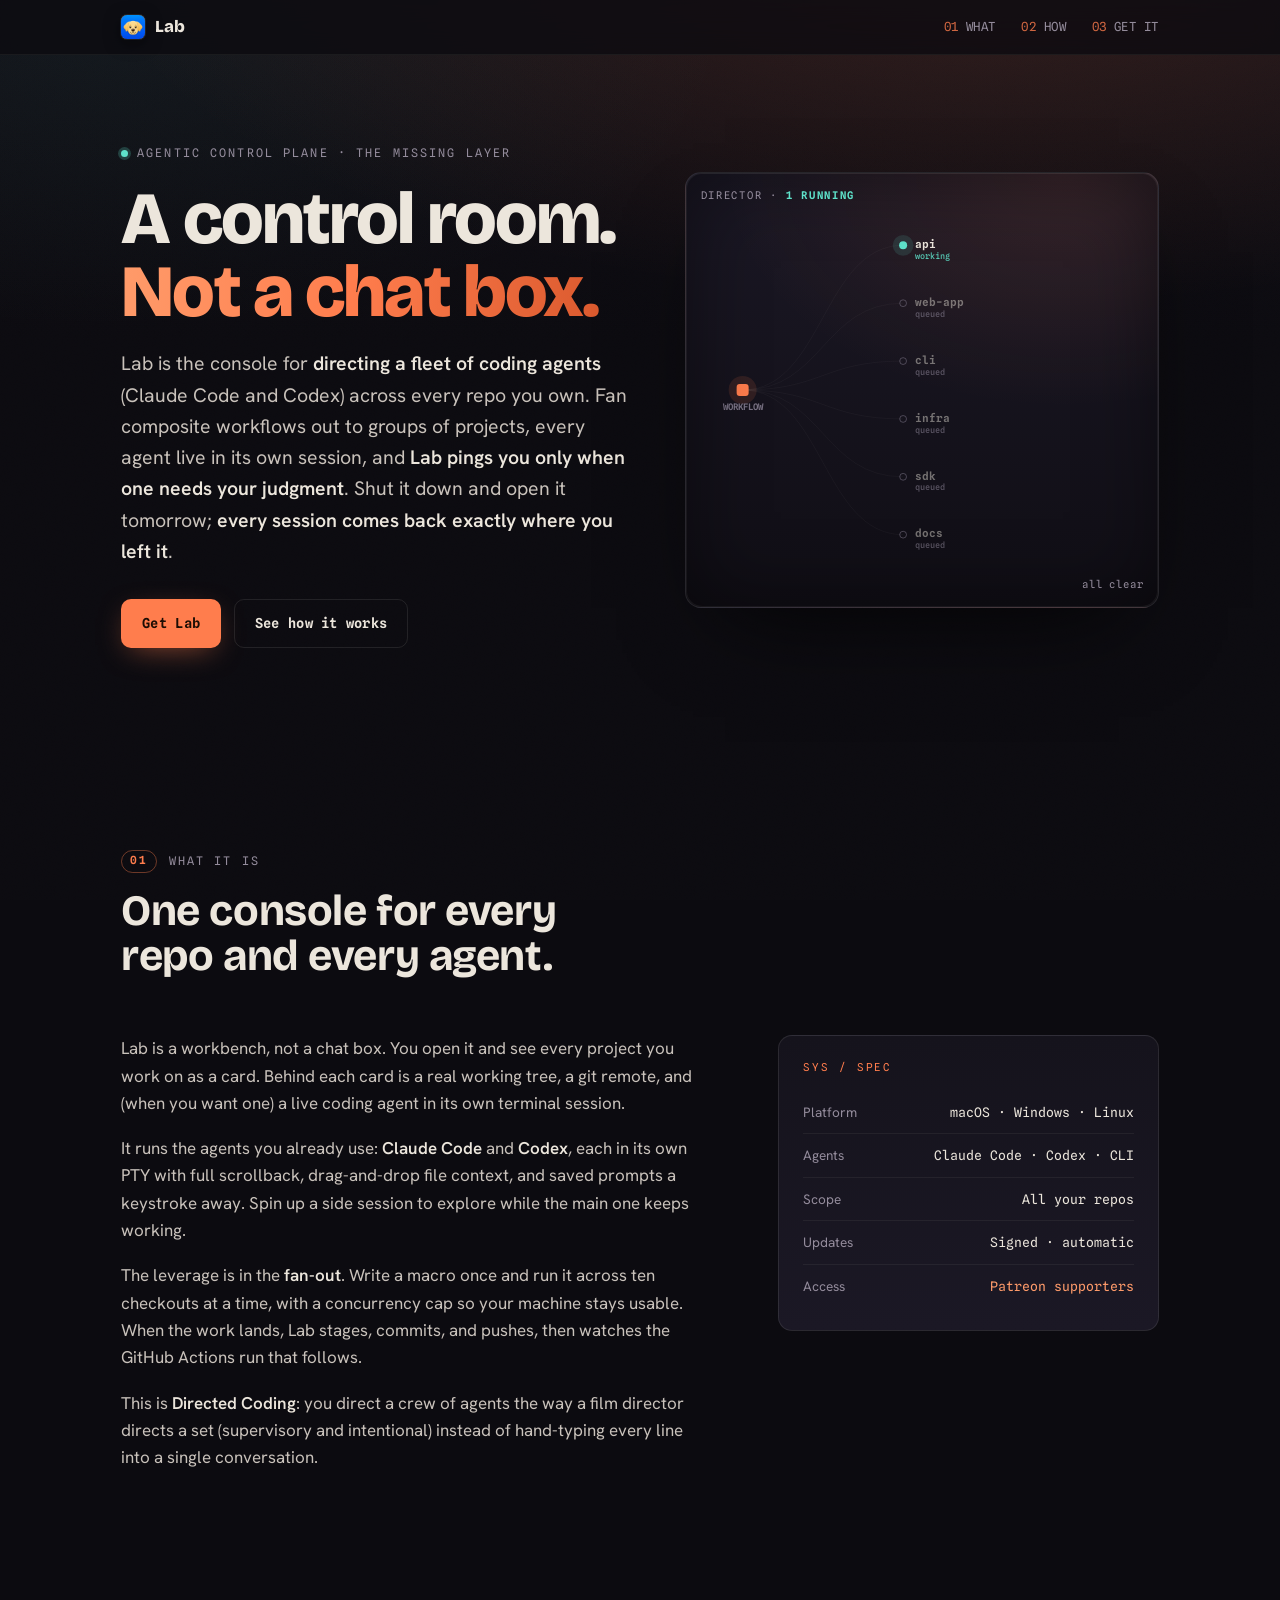
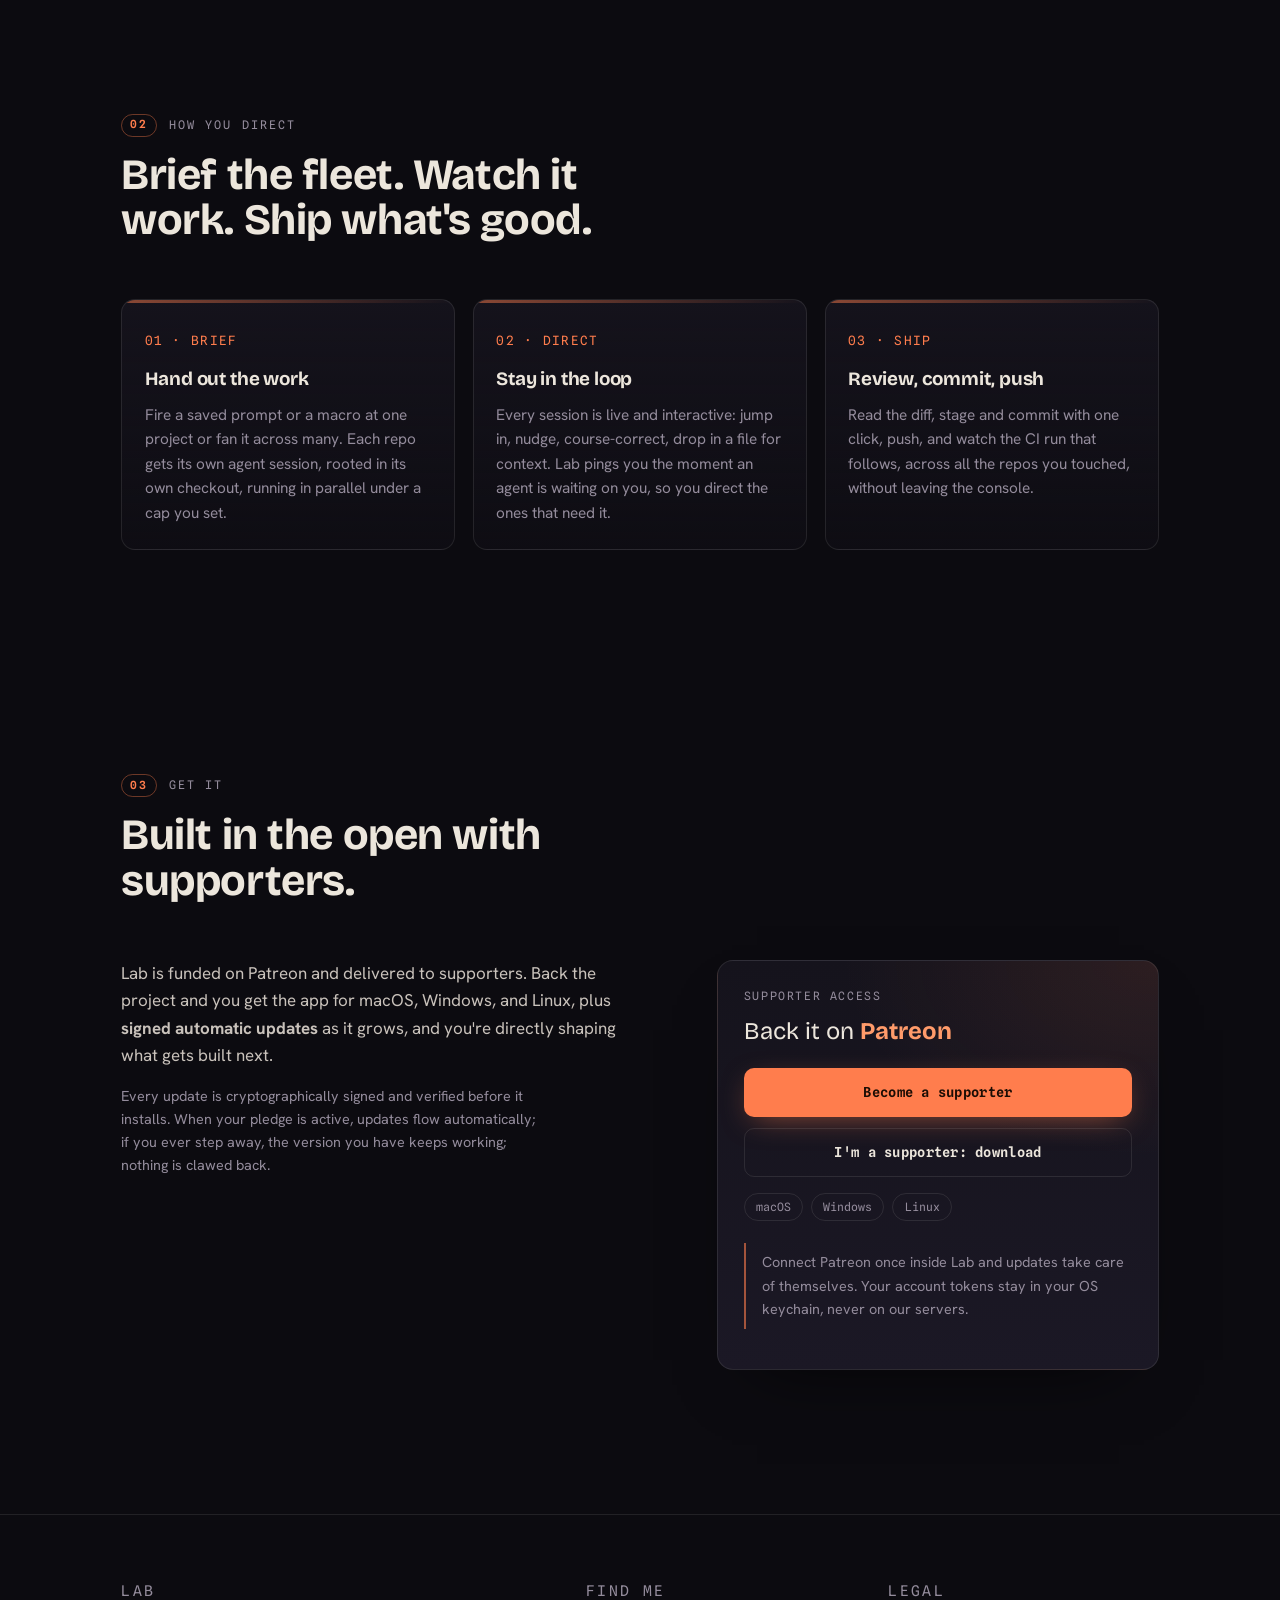
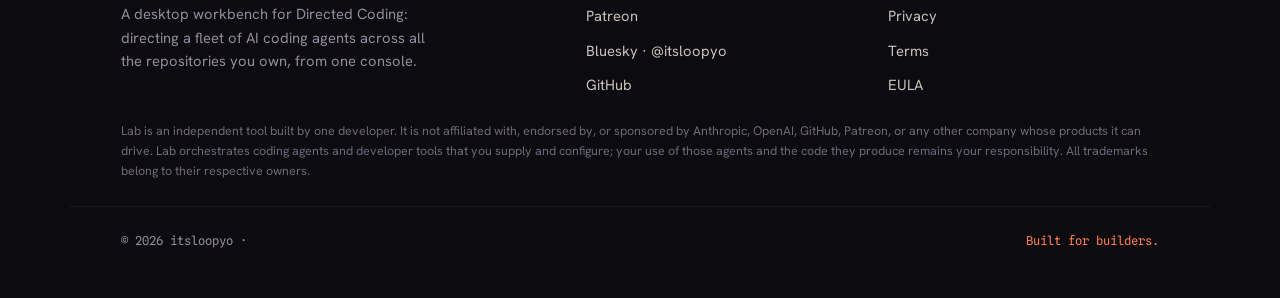
<file: index.html>
<!doctype html>
<html lang="en">
<head>
<meta charset="utf-8" />
<meta name="viewport" content="width=device-width,initial-scale=1" />
<title>Lab: a workbench for directing a fleet of coding agents</title>
<meta name="description" content="Lab is a desktop workbench for Directed Coding: run Claude Code and Codex across all your repos at once, review and ship their work, from one console." />
<meta property="og:title" content="Lab: Directed Coding workbench" />
<meta property="og:description" content="Direct a fleet of AI coding agents across every repo you own, from one desktop console." />
<meta property="og:image" content="https://lab.decoupled.cam/icon.png" />
<meta property="og:type" content="website" />
<meta name="theme-color" content="#0c0b10" />
<link rel="icon" type="image/png" href="favicon.png" />
<link rel="apple-touch-icon" href="favicon.png" />
<link rel="preconnect" href="https://fonts.googleapis.com" />
<link rel="preconnect" href="https://fonts.gstatic.com" crossorigin />
<link href="https://fonts.googleapis.com/css2?family=Bricolage+Grotesque:opsz,wght@12..96,600;12..96,700;12..96,800&family=Hanken+Grotesk:wght@300;400;500;600;700&family=Spline+Sans+Mono:wght@400;500;600&display=swap" rel="stylesheet" />
<link rel="stylesheet" href="styles.css" />
</head>
<body>

<a class="skip-link" href="#main">Skip to content</a>

<header class="masthead">
  <div class="mast-row">
    <a href="index.html" class="mast-brand">
      <img src="favicon.png" alt="" width="24" height="24" />
      <span>Lab</span>
    </a>
    <nav class="mast-nav" aria-label="Primary">
      <a href="#what"><i>01</i>What</a>
      <a href="#how"><i>02</i>How</a>
      <a href="#get"><i>03</i>Get it</a>
    </nav>
  </div>
</header>

<main id="main">

<section class="hero" id="top">
  <div class="hero-copy">
    <p class="rubric"><span class="tick"></span>Agentic control plane · The missing layer</p>
    <h1>A control room.<span class="accent">Not a chat box.</span></h1>
    <p class="standfirst">
      Lab is the console for <b>directing a fleet of coding agents</b> (Claude Code
      and Codex) across every repo you own. Fan composite workflows out to groups
      of projects, every agent live in its own session, and <b>Lab pings you only when one
      needs your judgment</b>. Shut it down and open it tomorrow; <b>every session comes back
      exactly where you left it</b>.
    </p>
    <div class="hero-actions">
      <a class="action" href="#get">Get Lab</a>
      <a class="action ghost" href="#what">See how it works</a>
    </div>
  </div>

  <div class="hero-stagewrap">
    <div class="stage" id="stage">
      <canvas id="scene" aria-hidden="true"></canvas>
      <div class="stage-frame"></div>
      <div class="stage-tag"><span>DIRECTOR</span> · <b id="t-live">running</b></div>
      <div class="stage-readout" id="t-readout">all clear</div>
    </div>
  </div>
</section>

<section class="what" id="what">
  <div class="sec-head">
    <p class="kicker"><span class="idx">01</span> What it is</p>
    <h2 class="section-title">One console for every repo and every agent.</h2>
  </div>

  <div class="prose-grid">
    <div class="prose-col">
      <p>Lab is a workbench, not a chat box. You open it and see every project you work on as a card. Behind each card is a real working tree, a git remote, and (when you want one) a live coding agent in its own terminal session.</p>
      <p>It runs the agents you already use: <b>Claude Code</b> and <b>Codex</b>, each in its own PTY with full scrollback, drag-and-drop file context, and saved prompts a keystroke away. Spin up a side session to explore while the main one keeps working.</p>
      <p>The leverage is in the <b>fan-out</b>. Write a macro once and run it across ten checkouts at a time, with a concurrency cap so your machine stays usable. When the work lands, Lab stages, commits, and pushes, then watches the GitHub Actions run that follows.</p>
      <p>This is <b>Directed Coding</b>: you direct a crew of agents the way a film director directs a set (supervisory and intentional) instead of hand-typing every line into a single conversation.</p>
    </div>
    <aside class="readout" aria-label="At a glance">
      <p class="readout-kicker">SYS / SPEC</p>
      <dl>
        <div><dt>Platform</dt><dd>macOS · Windows · Linux</dd></div>
        <div><dt>Agents</dt><dd>Claude Code · Codex · CLI</dd></div>
        <div><dt>Scope</dt><dd>All your repos</dd></div>
        <div><dt>Updates</dt><dd>Signed · automatic</dd></div>
        <div><dt>Access</dt><dd class="hl">Patreon supporters</dd></div>
      </dl>
    </aside>
  </div>
</section>

<section class="how" id="how">
  <div class="sec-head">
    <p class="kicker"><span class="idx">02</span> How you direct</p>
    <h2 class="section-title">Brief the fleet. Watch it work. Ship what's good.</h2>
  </div>

  <ol class="steps">
    <li>
      <span class="step-no">01 · BRIEF</span>
      <h3 class="step-title">Hand out the work</h3>
      <p>Fire a saved prompt or a macro at one project or fan it across many. Each repo gets its own agent session, rooted in its own checkout, running in parallel under a cap you set.</p>
    </li>
    <li>
      <span class="step-no">02 · DIRECT</span>
      <h3 class="step-title">Stay in the loop</h3>
      <p>Every session is live and interactive: jump in, nudge, course-correct, drop in a file for context. Lab pings you the moment an agent is waiting on you, so you direct the ones that need it.</p>
    </li>
    <li>
      <span class="step-no">03 · SHIP</span>
      <h3 class="step-title">Review, commit, push</h3>
      <p>Read the diff, stage and commit with one click, push, and watch the CI run that follows, across all the repos you touched, without leaving the console.</p>
    </li>
  </ol>
</section>

<section class="download" id="get">
  <div class="sec-head">
    <p class="kicker"><span class="idx">03</span> Get it</p>
    <h2 class="section-title">Built in the open with supporters.</h2>
  </div>

  <div class="download-row">
    <div class="download-text">
      <p>Lab is funded on Patreon and delivered to supporters. Back the project and you get the app for macOS, Windows, and Linux, plus <b>signed automatic updates</b> as it grows, and you're directly shaping what gets built next.</p>
      <p class="small">Every update is cryptographically signed and verified before it installs. When your pledge is active, updates flow automatically; if you ever step away, the version you have keeps working; nothing is clawed back.</p>
    </div>
    <div class="download-card">
      <p class="tiers">Supporter access</p>
      <p class="price">Back it on <b>Patreon</b></p>
      <div class="download-cta">
        <a class="action" href="https://patreon.com/itsloopyo" target="_blank" rel="noopener">Become a supporter</a>
        <a class="action plain" href="download.html">I'm a supporter: download</a>
      </div>
      <div class="platforms">
        <span>macOS</span><span>Windows</span><span>Linux</span>
      </div>
      <p class="note">Connect Patreon once inside Lab and updates take care of themselves. Your account tokens stay in your OS keychain, never on our servers.</p>
    </div>
  </div>
</section>

</main>

<footer class="colophon">
  <div class="colo-grid">
    <div class="colo-cell">
      <p class="colo-label">Lab</p>
      <p>A desktop workbench for Directed Coding: directing a fleet of AI coding agents across all the repositories you own, from one console.</p>
    </div>
    <div class="colo-cell">
      <p class="colo-label">Find me</p>
      <ul>
        <li><a href="https://patreon.com/itsloopyo" target="_blank" rel="noopener">Patreon</a></li>
        <li><a href="https://bsky.app/profile/itsloopyo.bsky.social" target="_blank" rel="noopener">Bluesky · @itsloopyo</a></li>
        <li><a href="https://github.com/itsloopyo" target="_blank" rel="noopener">GitHub</a></li>
      </ul>
    </div>
    <div class="colo-cell">
      <p class="colo-label">Legal</p>
      <ul>
        <li><a href="privacy.html">Privacy</a></li>
        <li><a href="terms.html">Terms</a></li>
        <li><a href="eula.html">EULA</a></li>
      </ul>
    </div>
  </div>

  <p class="disclaimer">
    Lab is an independent tool built by one developer. It is not affiliated with, endorsed by, or sponsored by Anthropic, OpenAI, GitHub, Patreon, or any other company whose products it can drive. Lab orchestrates coding agents and developer tools that you supply and configure; your use of those agents and the code they produce remains your responsibility. All trademarks belong to their respective owners.
  </p>

  <p class="copyline">© 2026 itsloopyo · <span>Built for builders.</span></p>
</footer>

<script>
/* ============================================================
   Hero: "Director Mode".
   The real shape of the app, abstracted. One workflow node on the
   left fires work out to a fleet of agent sessions (one per repo),
   bounded by a concurrency cap, so a few run at once while the rest
   wait queued. Each session carries a live status, exactly like the
   app's Activity feed: teal "working", and (the headline) an amber
   "needs attention" that pulses and pings a request back to you. You
   answer, it resolves, the slot frees, the next session dispatches.
   The readout mirrors the app's own line: "N running · M need you".
   Pure Canvas2D, rAF, pauses off-screen, static for reduced-motion.
   ============================================================ */
(function () {
  const canvas = document.getElementById("scene");
  const stage = document.getElementById("stage");
  const liveEl = document.getElementById("t-live");
  const readoutEl = document.getElementById("t-readout");
  if (!canvas || !stage) return;
  const ctx = canvas.getContext("2d");
  const reduce = matchMedia("(prefers-reduced-motion: reduce)").matches;

  const C = {
    lineSoft: "rgba(236,230,220,0.045)",
    ember: "#ff7d4d", emberHi: "#ff9b6a", live: "#5fe3cb", bone: "#ece6dc", muted: "#7a7385",
  };
  // the fleet: one live session per repo
  const REPOS = ["api", "web-app", "cli", "infra", "sdk", "docs"];
  const CAP = 4; // concurrency cap: at most this many sessions run at once

  let W = 0, H = 0, dpr = 1;
  let origin = { x: 0, y: 0 };
  let sessions = [];
  let lastDispatchAt = -1e9;

  function build() {
    origin = { x: W * 0.12, y: H * 0.5 };
    const n = REPOS.length;
    const pad = H * 0.10, span = H - pad * 2;
    const sx = W * 0.46;
    sessions = REPOS.map((name, i) => ({
      name,
      x: sx,
      y: pad + (span * (i + 0.5)) / n,
      state: "queued",         // queued → working → (needs → working) → done → queued
      since: -1500 - i * 250,  // staggered so dispatch doesn't fire in lockstep
      dispatchedAt: -1e9,       // drives the outbound dispatch pulse
      pingAt: -1e9,             // drives the inbound "needs you" ping
      dur: 0, raiseNeeds: false, needsAt: 0, needsHold: 0,
    }));
  }

  function resize() {
    dpr = Math.min(window.devicePixelRatio || 1, 2);
    W = stage.clientWidth; H = stage.clientHeight;
    canvas.width = W * dpr; canvas.height = H * dpr;
    ctx.setTransform(dpr, 0, 0, dpr, 0, 0);
    build();
    if (reduce) staticFrame();
  }

  const ease = (t) => t * t * (3 - 2 * t);

  // point along the cubic bezier used to stroke an edge (same control pts)
  function edgePoint(x0, y0, x1, y1, t) {
    const dx = (x1 - x0) * 0.5;
    const cx1 = x0 + dx, cx2 = x1 - dx;
    const u = 1 - t, a = u * u * u, b = 3 * u * u * t, c = 3 * u * t * t, d = t * t * t;
    return [a * x0 + b * cx1 + c * cx2 + d * x1, a * y0 + b * y0 + c * y1 + d * y1];
  }

  function edge(x0, y0, x1, y1, stops, lw) {
    const dx = (x1 - x0) * 0.5;
    const g = ctx.createLinearGradient(x0, 0, x1, 0);
    g.addColorStop(0, stops[0]); g.addColorStop(1, stops[1]);
    ctx.strokeStyle = g; ctx.lineWidth = lw;
    ctx.beginPath();
    ctx.moveTo(x0, y0);
    ctx.bezierCurveTo(x0 + dx, y0, x1 - dx, y1, x1, y1);
    ctx.stroke();
  }

  // a travelling dot: teal for work going out, amber for a ping coming back
  function pulse(x, y, kind) {
    const halo = kind === "amber" ? "rgba(255,155,106,0.22)" : "rgba(95,227,203,0.18)";
    const core = kind === "amber" ? C.emberHi : C.live;
    ctx.fillStyle = halo; ctx.beginPath(); ctx.arc(x, y, 6, 0, Math.PI * 2); ctx.fill();
    ctx.fillStyle = core; ctx.beginPath(); ctx.arc(x, y, 2.6, 0, Math.PI * 2); ctx.fill();
  }

  function roundRect(x, y, w, h, r) {
    ctx.beginPath();
    ctx.moveTo(x + r, y);
    ctx.arcTo(x + w, y, x + w, y + h, r);
    ctx.arcTo(x + w, y + h, x, y + h, r);
    ctx.arcTo(x, y + h, x, y, r);
    ctx.arcTo(x, y, x + w, y, r);
    ctx.closePath();
  }

  // advance the per-session state machine + dispatch queued work under the cap
  function step(now) {
    for (const s of sessions) {
      if (s.state === "working") {
        if (s.raiseNeeds && now >= s.needsAt) {
          s.state = "needs"; s.since = now; s.pingAt = now; s.raiseNeeds = false;
        } else if (now - s.since >= s.dur) {
          s.state = "done"; s.since = now;
        }
      } else if (s.state === "needs") {
        // you answered the ping → it goes back to work and finishes soon
        if (now - s.since >= s.needsHold) { s.state = "working"; s.since = now; s.dur = 700 + Math.random() * 500; }
      } else if (s.state === "done") {
        if (now - s.since >= 1100) { s.state = "queued"; s.since = now; }
      }
    }

    let active = 0;
    for (const s of sessions) if (s.state === "working" || s.state === "needs") active++;
    if (active < CAP && now - lastDispatchAt > 360) {
      const next = sessions.find((s) => s.state === "queued" && now - s.since > 500);
      if (next) {
        next.state = "working"; next.since = now; next.dispatchedAt = now;
        next.dur = 2600 + Math.random() * 2600;
        next.raiseNeeds = Math.random() < 0.5;
        next.needsAt = now + next.dur * (0.28 + Math.random() * 0.3);
        next.needsHold = 1300 + Math.random() * 1100;
        lastDispatchAt = now;
      }
    }
  }

  function drawWorkflow(now, needs) {
    const x = origin.x, y = origin.y;
    const k = (Math.sin(now * 0.006) + 1) / 2;
    // the director node glows harder while a session is calling for you
    const glow = needs > 0 ? 0.18 + k * 0.18 : 0.12;
    ctx.fillStyle = "rgba(255,125,77," + glow + ")";
    ctx.beginPath(); ctx.arc(x, y, needs > 0 ? 16 + k * 4 : 14, 0, Math.PI * 2); ctx.fill();
    ctx.fillStyle = C.ember; roundRect(x - 6, y - 6, 12, 12, 3); ctx.fill();
    ctx.fillStyle = C.muted;
    ctx.font = "600 9px 'Spline Sans Mono', monospace";
    ctx.textAlign = "center"; ctx.textBaseline = "top";
    ctx.fillText("WORKFLOW", x, y + 13);
    ctx.textAlign = "start"; ctx.textBaseline = "middle";
  }

  function drawSession(s, now) {
    const x = s.x, y = s.y;
    let dotCol = null, statusTxt, statusCol;
    if (s.state === "working") {
      const r = 6 + (Math.sin(now * 0.005 + y) + 1) * 1.2;
      ctx.fillStyle = "rgba(95,227,203,0.13)";
      ctx.beginPath(); ctx.arc(x, y, r + 2, 0, Math.PI * 2); ctx.fill();
      dotCol = C.live; statusTxt = "working"; statusCol = "rgba(95,227,203,0.85)";
    } else if (s.state === "needs") {
      const k = (Math.sin(now * 0.011) + 1) / 2;
      ctx.fillStyle = "rgba(255,155,106," + (0.16 + k * 0.22) + ")";
      ctx.beginPath(); ctx.arc(x, y, 9 + k * 4, 0, Math.PI * 2); ctx.fill();
      ctx.strokeStyle = "rgba(255,125,77," + (0.5 + k * 0.4) + ")"; ctx.lineWidth = 1.4;
      ctx.beginPath(); ctx.arc(x, y, 7 + k * 3, 0, Math.PI * 2); ctx.stroke();
      dotCol = C.emberHi; statusTxt = "needs attention"; statusCol = C.emberHi;
    } else if (s.state === "done") {
      const k = Math.max(0, 1 - (now - s.since) / 1100);
      ctx.fillStyle = "rgba(236,230,220," + (k * 0.22) + ")";
      ctx.beginPath(); ctx.arc(x, y, 6 + (1 - k) * 6, 0, Math.PI * 2); ctx.fill();
      dotCol = "rgba(236,230,220," + (0.4 + k * 0.5) + ")"; statusTxt = "done"; statusCol = "rgba(122,115,133,0.9)";
    } else {
      statusTxt = "queued"; statusCol = "rgba(122,115,133,0.7)";
    }

    if (dotCol) {
      ctx.fillStyle = dotCol; ctx.beginPath(); ctx.arc(x, y, 4, 0, Math.PI * 2); ctx.fill();
    } else {
      ctx.strokeStyle = "rgba(122,115,133,0.55)"; ctx.lineWidth = 1;
      ctx.beginPath(); ctx.arc(x, y, 3.4, 0, Math.PI * 2); ctx.stroke();
    }

    ctx.textBaseline = "middle";
    ctx.fillStyle = s.state === "queued" ? "rgba(236,230,220,0.45)" : C.bone;
    ctx.font = "600 11px 'Spline Sans Mono', monospace";
    ctx.fillText(s.name, x + 12, y - 0.5);
    ctx.fillStyle = statusCol;
    ctx.font = "500 8.5px 'Spline Sans Mono', monospace";
    ctx.fillText(statusTxt, x + 12, y + 11);
  }

  function draw(now) {
    ctx.clearRect(0, 0, W, H);

    // edges workflow → each session; live ones carry a hint of ember
    for (const s of sessions) {
      const live = s.state === "working" || s.state === "needs";
      edge(origin.x, origin.y, s.x, s.y,
        live ? ["rgba(255,125,77,0.22)", C.lineSoft] : [C.lineSoft, C.lineSoft],
        live ? 1 : 0.8);
    }

    if (!reduce) step(now);

    // travelling pulses: dispatch out (teal), "needs you" ping back (amber)
    let working = 0, needs = 0;
    for (const s of sessions) {
      if (s.state === "working") working++;
      if (s.state === "needs") needs++;
      const dp = (now - s.dispatchedAt) / 700;
      if (dp >= 0 && dp < 1) {
        const [x, y] = edgePoint(origin.x, origin.y, s.x, s.y, ease(dp));
        pulse(x, y, "live");
      }
      const pp = (now - s.pingAt) / 900;
      if (pp >= 0 && pp < 1) {
        const [x, y] = edgePoint(s.x, s.y, origin.x, origin.y, ease(pp));
        pulse(x, y, "amber");
      }
    }

    drawWorkflow(now, needs);
    for (const s of sessions) drawSession(s, now);

    if (liveEl) liveEl.textContent = working + " running";
    if (readoutEl) {
      if (needs > 0) readoutEl.innerHTML = "<em>" + needs + "</em> need" + (needs === 1 ? "s" : "") + " you";
      else readoutEl.textContent = "all clear";
    }
  }

  // representative still for prefers-reduced-motion: a fleet mid-flight
  // with one session calling for attention
  function staticFrame() {
    const set = (i, state, since) => { if (sessions[i]) { sessions[i].state = state; sessions[i].since = since; } };
    set(0, "working", 0); set(1, "needs", 0); set(2, "working", 0);
    set(3, "done", -550); set(4, "queued", 0); set(5, "working", 0);
  }

  let raf = null, visible = true;
  function frame(t) { draw(t); if (!reduce && visible) raf = requestAnimationFrame(frame); }
  function startLoop() { if (!raf && !reduce && visible) raf = requestAnimationFrame(frame); }
  function stopLoop() { if (raf) { cancelAnimationFrame(raf); raf = null; } }

  resize();
  window.addEventListener("resize", () => { resize(); if (reduce) draw(0); }, { passive: true });

  if (reduce) {
    staticFrame(); draw(0);
  } else {
    // pause when the hero scrolls out of view
    if ("IntersectionObserver" in window) {
      new IntersectionObserver((entries) => {
        visible = entries[0].isIntersecting;
        if (visible) startLoop(); else stopLoop();
      }, { threshold: 0 }).observe(stage);
    }
    startLoop();
  }
})();
</script>

</body>
</html>
</file>
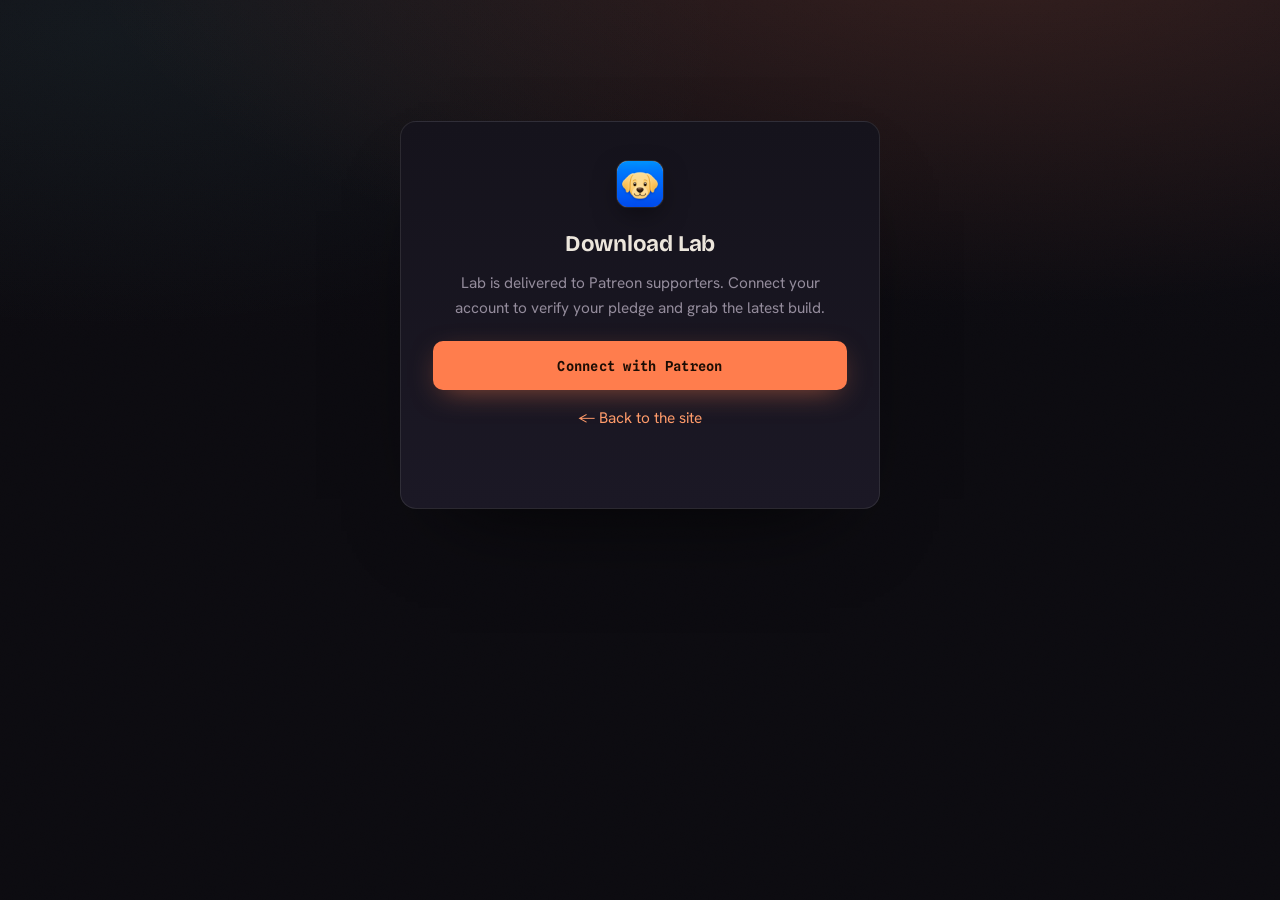
<file: download.html>
<!doctype html>
<html lang="en">
<head>
<meta charset="utf-8" />
<meta name="viewport" content="width=device-width,initial-scale=1" />
<title>Download Lab · supporters</title>
<meta name="robots" content="noindex" />
<meta name="theme-color" content="#0c0b10" />
<link rel="icon" type="image/png" href="/favicon.png" />
<link rel="preconnect" href="https://fonts.googleapis.com" />
<link rel="preconnect" href="https://fonts.gstatic.com" crossorigin />
<link href="https://fonts.googleapis.com/css2?family=Bricolage+Grotesque:opsz,wght@12..96,700;12..96,800&family=Hanken+Grotesk:wght@400;500;600&family=Spline+Sans+Mono:wght@400;500;600&display=swap" rel="stylesheet" />
<link rel="stylesheet" href="/styles.css" />
</head>
<body>

<main class="card-screen">
  <div class="mini-card">
    <img class="mark" src="/favicon.png" alt="" width="46" height="46" />

    <div id="connect-view">
      <h1>Download Lab</h1>
      <p>Lab is delivered to Patreon supporters. Connect your account to verify your pledge and grab the latest build.</p>
      <div class="dl-grid">
        <a class="action" id="connect" style="justify-content:center" href="#">Connect with Patreon</a>
      </div>
      <p style="margin-top:1rem"><a href="/index.html">← Back to the site</a></p>
    </div>

    <div id="download-view" class="hidden">
      <h1>You're in 🎬</h1>
      <p id="who">Active supporter. Pick your platform.</p>
      <div class="dl-grid">
        <button data-os="macos">macOS · Apple Silicon &amp; Intel</button>
        <button data-os="windows">Windows · x64</button>
        <button data-os="linux">Linux · x86_64 AppImage</button>
      </div>
    </div>

    <div class="spinner hidden" id="spinner"></div>
    <p class="status-line" id="status"></p>
  </div>
</main>

<script>
// Gated download page. Runs the Patreon OAuth flow with redirect_uri =
// this page, exchanges the code via the broker worker (which holds the
// client_secret), then asks the worker for a short-lived signed link to
// the installer for the chosen OS, but only if the worker's live
// membership check passes. The access token lives only in this tab.
(function () {
  // The broker worker (lab repo: worker/), bound to broker.decoupled.cam.
  // It serves /exchange (OAuth code -> token) and /api/installer for this
  // page, plus the desktop app's updater routes.
  const BROKER = "https://broker.decoupled.cam";
  const CLIENT_ID = "IUDPbgWknc3QIgQ70dZmnx2k2EOJl6yGAXhxpWl5tvIk28cH469PXub7uqaEd3bN"; // same as the app + worker
  const REDIRECT = location.origin + "/download"; // must be allow-listed in Patreon + broker

  const connectView = document.getElementById("connect-view");
  const downloadView = document.getElementById("download-view");
  const connectBtn = document.getElementById("connect");
  const spinner = document.getElementById("spinner");
  const status = (m) => (document.getElementById("status").textContent = m || "");
  const busy = (on) => spinner.classList.toggle("hidden", !on);

  let accessToken = null;

  connectBtn.addEventListener("click", (e) => {
    e.preventDefault();
    const url =
      "https://www.patreon.com/oauth2/authorize?response_type=code" +
      "&client_id=" + encodeURIComponent(CLIENT_ID) +
      "&redirect_uri=" + encodeURIComponent(REDIRECT) +
      "&scope=" + encodeURIComponent("identity identity.memberships");
    location.href = url;
  });

  async function exchange(code) {
    const r = await fetch(BROKER + "/exchange", {
      method: "POST",
      headers: { "content-type": "application/json" },
      body: JSON.stringify({ code, redirect_uri: REDIRECT }),
    });
    if (!r.ok) throw new Error("exchange failed (" + r.status + ")");
    const data = await r.json();
    if (!data.access_token) throw new Error("no access token returned");
    return data.access_token;
  }

  async function download(os) {
    if (!accessToken) { status("Connect your Patreon account first."); return; }
    busy(true); status("Checking your membership…");
    try {
      const r = await fetch(BROKER + "/api/installer?os=" + encodeURIComponent(os), {
        headers: { authorization: "Bearer " + accessToken },
      });
      if (r.status === 403) { busy(false); status("Your Patreon subscription doesn't include downloads right now."); return; }
      if (r.status === 401) { busy(false); status("Session expired. Reconnect with Patreon."); return; }
      if (!r.ok) { busy(false); status("Couldn't get a download link. Try again shortly."); return; }
      const { url, sha256 } = await r.json();
      location.href = url;
      // Surface the published SHA-256 so you can verify the installer
      // (Windows: certutil -hashfile <file> SHA256 · macOS/Linux: shasum -a 256 <file>).
      status(sha256 ? "Download starting. Verify SHA-256: " + sha256 : "Starting download…");
      setTimeout(() => busy(false), 1500);
    } catch (e) {
      console.error("installer request failed:", e);
      busy(false); status("Something went wrong. Try again.");
    }
  }

  document.querySelectorAll("#download-view button").forEach((b) =>
    b.addEventListener("click", () => download(b.dataset.os)));

  // On return from Patreon: exchange the code, then reveal the buttons.
  (async function init() {
    const params = new URLSearchParams(location.search);
    const code = params.get("code");
    const error = params.get("error");
    if (error) { status("Patreon sign-in was cancelled or failed."); return; }
    if (!code) return; // first visit, show the Connect button
    busy(true); status("Connecting…");
    try {
      accessToken = await exchange(code);
      history.replaceState({}, "", "/download");
      connectView.classList.add("hidden");
      downloadView.classList.remove("hidden");
      busy(false); status("");
    } catch (e) {
      console.error("patreon code exchange failed:", e);
      busy(false);
      status("Connection failed. Head back and try again.");
    }
  })();
})();
</script>
</body>
</html>
</file>
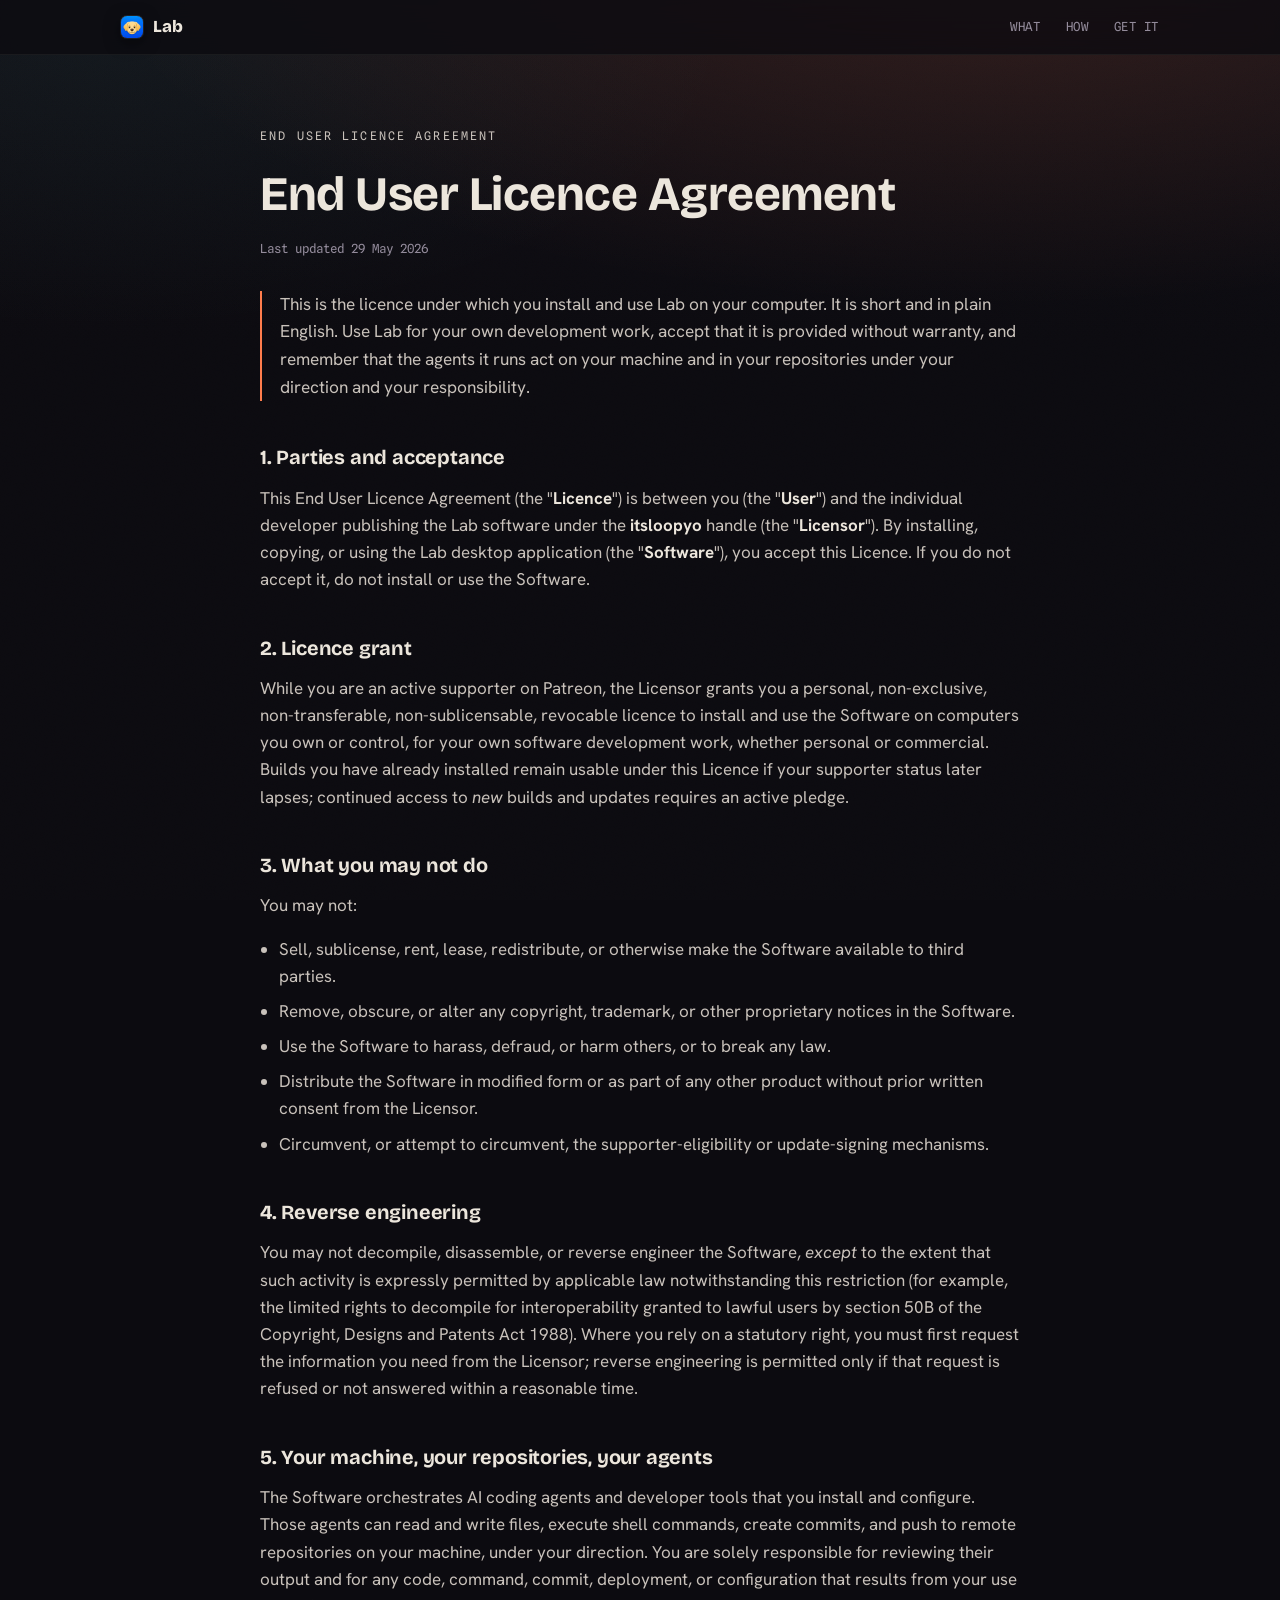
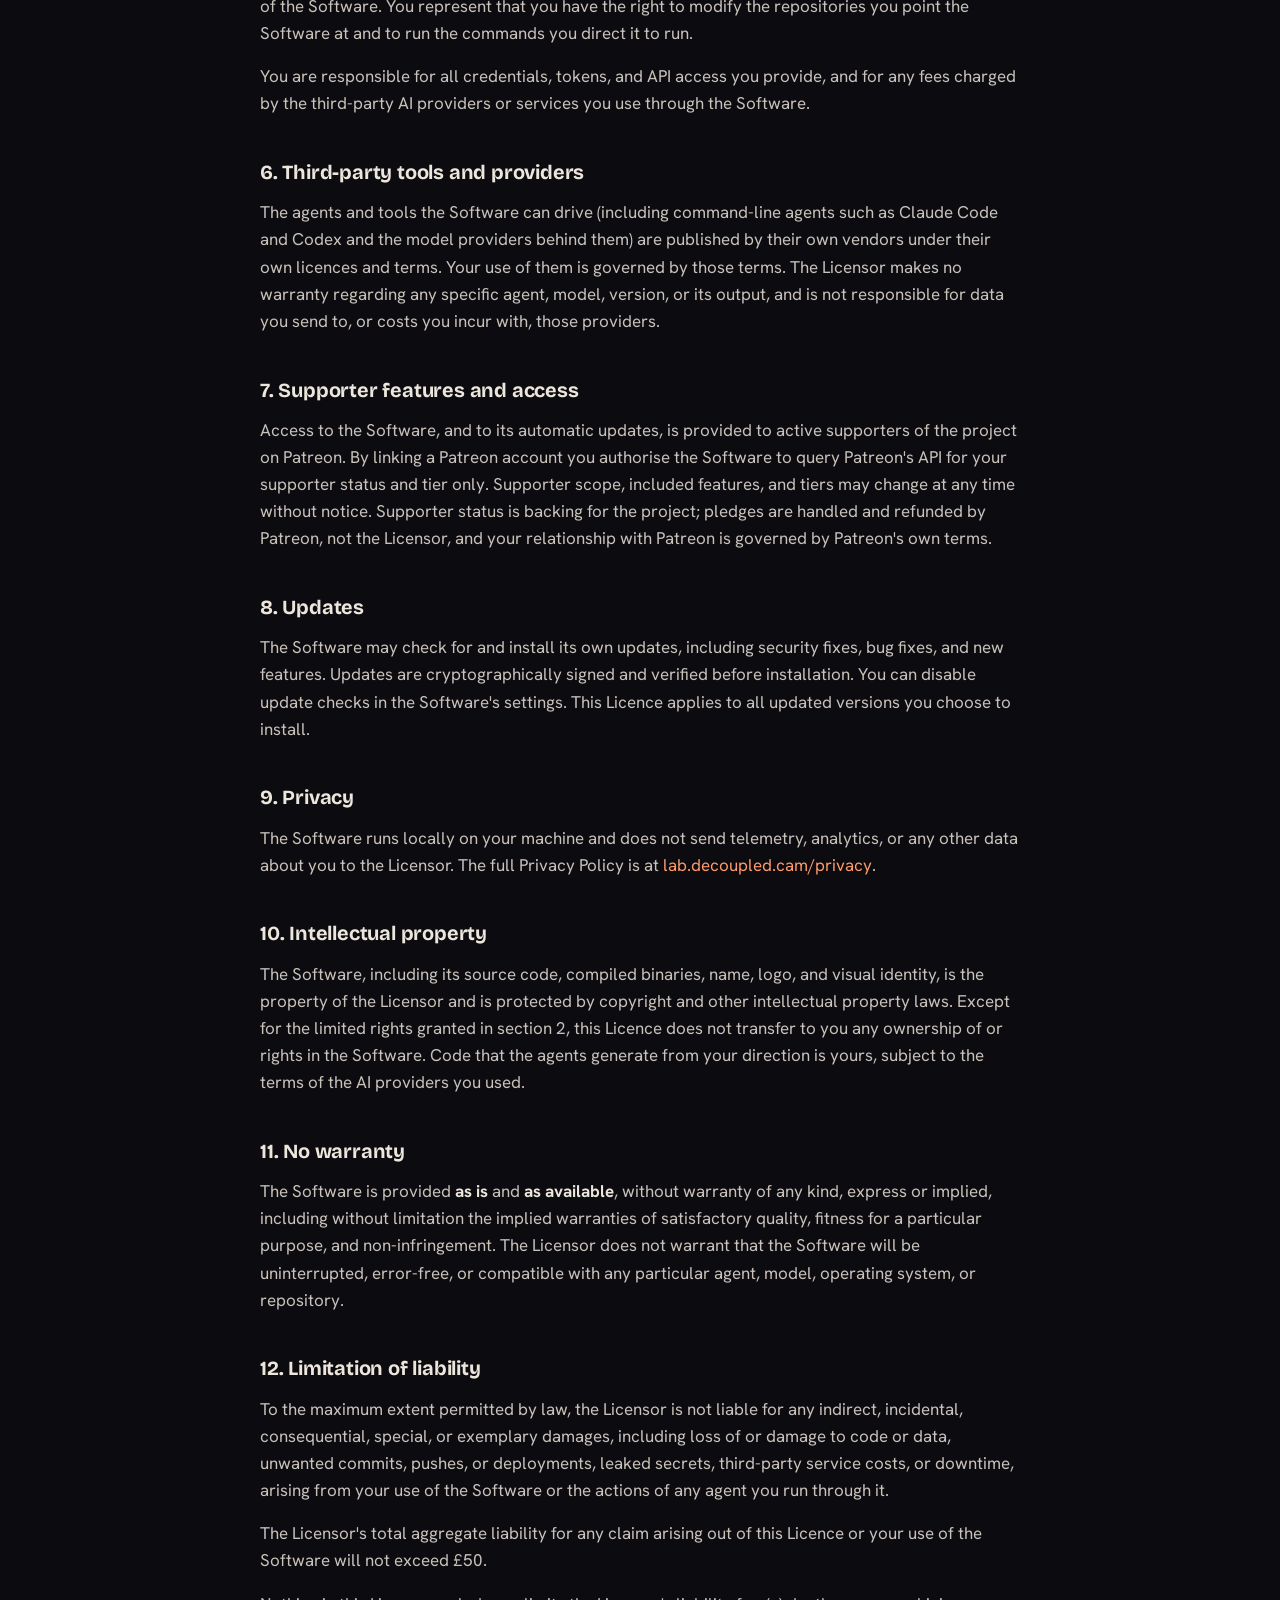
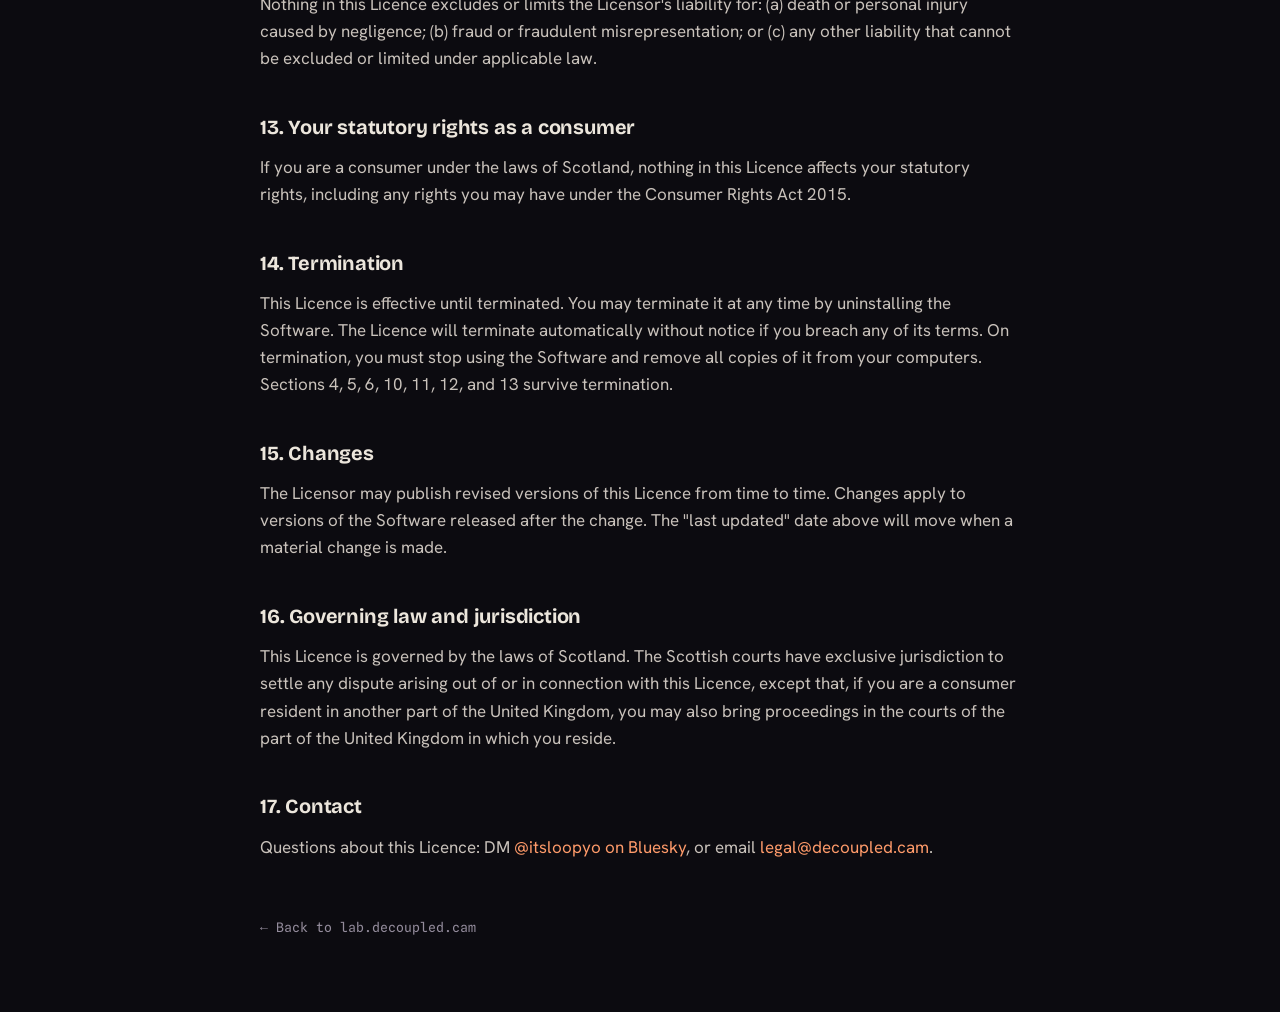
<file: eula.html>
<!doctype html>
<html lang="en">
<head>
<meta charset="utf-8" />
<meta name="viewport" content="width=device-width,initial-scale=1" />
<title>End User Licence Agreement · Lab</title>
<meta name="description" content="The licence terms for installing and using the Lab desktop application." />
<meta name="theme-color" content="#0c0b10" />
<link rel="icon" type="image/png" href="favicon.png" />
<link rel="preconnect" href="https://fonts.googleapis.com" />
<link rel="preconnect" href="https://fonts.gstatic.com" crossorigin />
<link href="https://fonts.googleapis.com/css2?family=Bricolage+Grotesque:opsz,wght@12..96,600;12..96,700;12..96,800&family=Hanken+Grotesk:wght@300;400;500;600;700&family=Spline+Sans+Mono:wght@400;500;600&display=swap" rel="stylesheet" />
<link rel="stylesheet" href="styles.css" />
</head>
<body>

<header class="masthead">
  <div class="mast-row">
    <a href="index.html" class="mast-brand">
      <img src="favicon.png" alt="" width="22" height="22" />
      <span>Lab</span>
    </a>
    <nav class="mast-nav">
      <a href="index.html#what">What</a>
      <a href="index.html#how">How</a>
      <a href="index.html#get">Get it</a>
    </nav>
  </div>
</header>

<main class="legal">
  <p class="rubric">End User Licence Agreement</p>
  <h1>End User Licence Agreement</h1>
  <p class="stamp">Last updated 29 May 2026</p>

  <p class="summary">This is the licence under which you install and use Lab on your computer. It is short and in plain English. Use Lab for your own development work, accept that it is provided without warranty, and remember that the agents it runs act on your machine and in your repositories under your direction and your responsibility.</p>

  <h2>1. Parties and acceptance</h2>
  <p>This End User Licence Agreement (the "<strong>Licence</strong>") is between you (the "<strong>User</strong>") and the individual developer publishing the Lab software under the <strong>itsloopyo</strong> handle (the "<strong>Licensor</strong>"). By installing, copying, or using the Lab desktop application (the "<strong>Software</strong>"), you accept this Licence. If you do not accept it, do not install or use the Software.</p>

  <h2>2. Licence grant</h2>
  <p>While you are an active supporter on Patreon, the Licensor grants you a personal, non-exclusive, non-transferable, non-sublicensable, revocable licence to install and use the Software on computers you own or control, for your own software development work, whether personal or commercial. Builds you have already installed remain usable under this Licence if your supporter status later lapses; continued access to <em>new</em> builds and updates requires an active pledge.</p>

  <h2>3. What you may not do</h2>
  <p>You may not:</p>
  <ul>
    <li>Sell, sublicense, rent, lease, redistribute, or otherwise make the Software available to third parties.</li>
    <li>Remove, obscure, or alter any copyright, trademark, or other proprietary notices in the Software.</li>
    <li>Use the Software to harass, defraud, or harm others, or to break any law.</li>
    <li>Distribute the Software in modified form or as part of any other product without prior written consent from the Licensor.</li>
    <li>Circumvent, or attempt to circumvent, the supporter-eligibility or update-signing mechanisms.</li>
  </ul>

  <h2>4. Reverse engineering</h2>
  <p>You may not decompile, disassemble, or reverse engineer the Software, <em>except</em> to the extent that such activity is expressly permitted by applicable law notwithstanding this restriction (for example, the limited rights to decompile for interoperability granted to lawful users by section 50B of the Copyright, Designs and Patents Act 1988). Where you rely on a statutory right, you must first request the information you need from the Licensor; reverse engineering is permitted only if that request is refused or not answered within a reasonable time.</p>

  <h2>5. Your machine, your repositories, your agents</h2>
  <p>The Software orchestrates AI coding agents and developer tools that you install and configure. Those agents can read and write files, execute shell commands, create commits, and push to remote repositories on your machine, under your direction. You are solely responsible for reviewing their output and for any code, command, commit, deployment, or configuration that results from your use of the Software. You represent that you have the right to modify the repositories you point the Software at and to run the commands you direct it to run.</p>
  <p>You are responsible for all credentials, tokens, and API access you provide, and for any fees charged by the third-party AI providers or services you use through the Software.</p>

  <h2>6. Third-party tools and providers</h2>
  <p>The agents and tools the Software can drive (including command-line agents such as Claude Code and Codex and the model providers behind them) are published by their own vendors under their own licences and terms. Your use of them is governed by those terms. The Licensor makes no warranty regarding any specific agent, model, version, or its output, and is not responsible for data you send to, or costs you incur with, those providers.</p>

  <h2>7. Supporter features and access</h2>
  <p>Access to the Software, and to its automatic updates, is provided to active supporters of the project on Patreon. By linking a Patreon account you authorise the Software to query Patreon's API for your supporter status and tier only. Supporter scope, included features, and tiers may change at any time without notice. Supporter status is backing for the project; pledges are handled and refunded by Patreon, not the Licensor, and your relationship with Patreon is governed by Patreon's own terms.</p>

  <h2>8. Updates</h2>
  <p>The Software may check for and install its own updates, including security fixes, bug fixes, and new features. Updates are cryptographically signed and verified before installation. You can disable update checks in the Software's settings. This Licence applies to all updated versions you choose to install.</p>

  <h2>9. Privacy</h2>
  <p>The Software runs locally on your machine and does not send telemetry, analytics, or any other data about you to the Licensor. The full Privacy Policy is at <a href="https://lab.decoupled.cam/privacy.html">lab.decoupled.cam/privacy</a>.</p>

  <h2>10. Intellectual property</h2>
  <p>The Software, including its source code, compiled binaries, name, logo, and visual identity, is the property of the Licensor and is protected by copyright and other intellectual property laws. Except for the limited rights granted in section 2, this Licence does not transfer to you any ownership of or rights in the Software. Code that the agents generate from your direction is yours, subject to the terms of the AI providers you used.</p>

  <h2>11. No warranty</h2>
  <p>The Software is provided <strong>as is</strong> and <strong>as available</strong>, without warranty of any kind, express or implied, including without limitation the implied warranties of satisfactory quality, fitness for a particular purpose, and non-infringement. The Licensor does not warrant that the Software will be uninterrupted, error-free, or compatible with any particular agent, model, operating system, or repository.</p>

  <h2>12. Limitation of liability</h2>
  <p>To the maximum extent permitted by law, the Licensor is not liable for any indirect, incidental, consequential, special, or exemplary damages, including loss of or damage to code or data, unwanted commits, pushes, or deployments, leaked secrets, third-party service costs, or downtime, arising from your use of the Software or the actions of any agent you run through it.</p>
  <p>The Licensor's total aggregate liability for any claim arising out of this Licence or your use of the Software will not exceed £50.</p>
  <p>Nothing in this Licence excludes or limits the Licensor's liability for: (a) death or personal injury caused by negligence; (b) fraud or fraudulent misrepresentation; or (c) any other liability that cannot be excluded or limited under applicable law.</p>

  <h2>13. Your statutory rights as a consumer</h2>
  <p>If you are a consumer under the laws of Scotland, nothing in this Licence affects your statutory rights, including any rights you may have under the Consumer Rights Act 2015.</p>

  <h2>14. Termination</h2>
  <p>This Licence is effective until terminated. You may terminate it at any time by uninstalling the Software. The Licence will terminate automatically without notice if you breach any of its terms. On termination, you must stop using the Software and remove all copies of it from your computers. Sections 4, 5, 6, 10, 11, 12, and 13 survive termination.</p>

  <h2>15. Changes</h2>
  <p>The Licensor may publish revised versions of this Licence from time to time. Changes apply to versions of the Software released after the change. The "last updated" date above will move when a material change is made.</p>

  <h2>16. Governing law and jurisdiction</h2>
  <p>This Licence is governed by the laws of Scotland. The Scottish courts have exclusive jurisdiction to settle any dispute arising out of or in connection with this Licence, except that, if you are a consumer resident in another part of the United Kingdom, you may also bring proceedings in the courts of the part of the United Kingdom in which you reside.</p>

  <h2>17. Contact</h2>
  <p>Questions about this Licence: DM <a href="https://bsky.app/profile/itsloopyo.bsky.social" target="_blank" rel="noopener">@itsloopyo on Bluesky</a>, or email <a href="mailto:legal@decoupled.cam">legal@decoupled.cam</a>.</p>

  <a class="legal-back" href="index.html">← Back to lab.decoupled.cam</a>
</main>

</body>
</html>
</file>
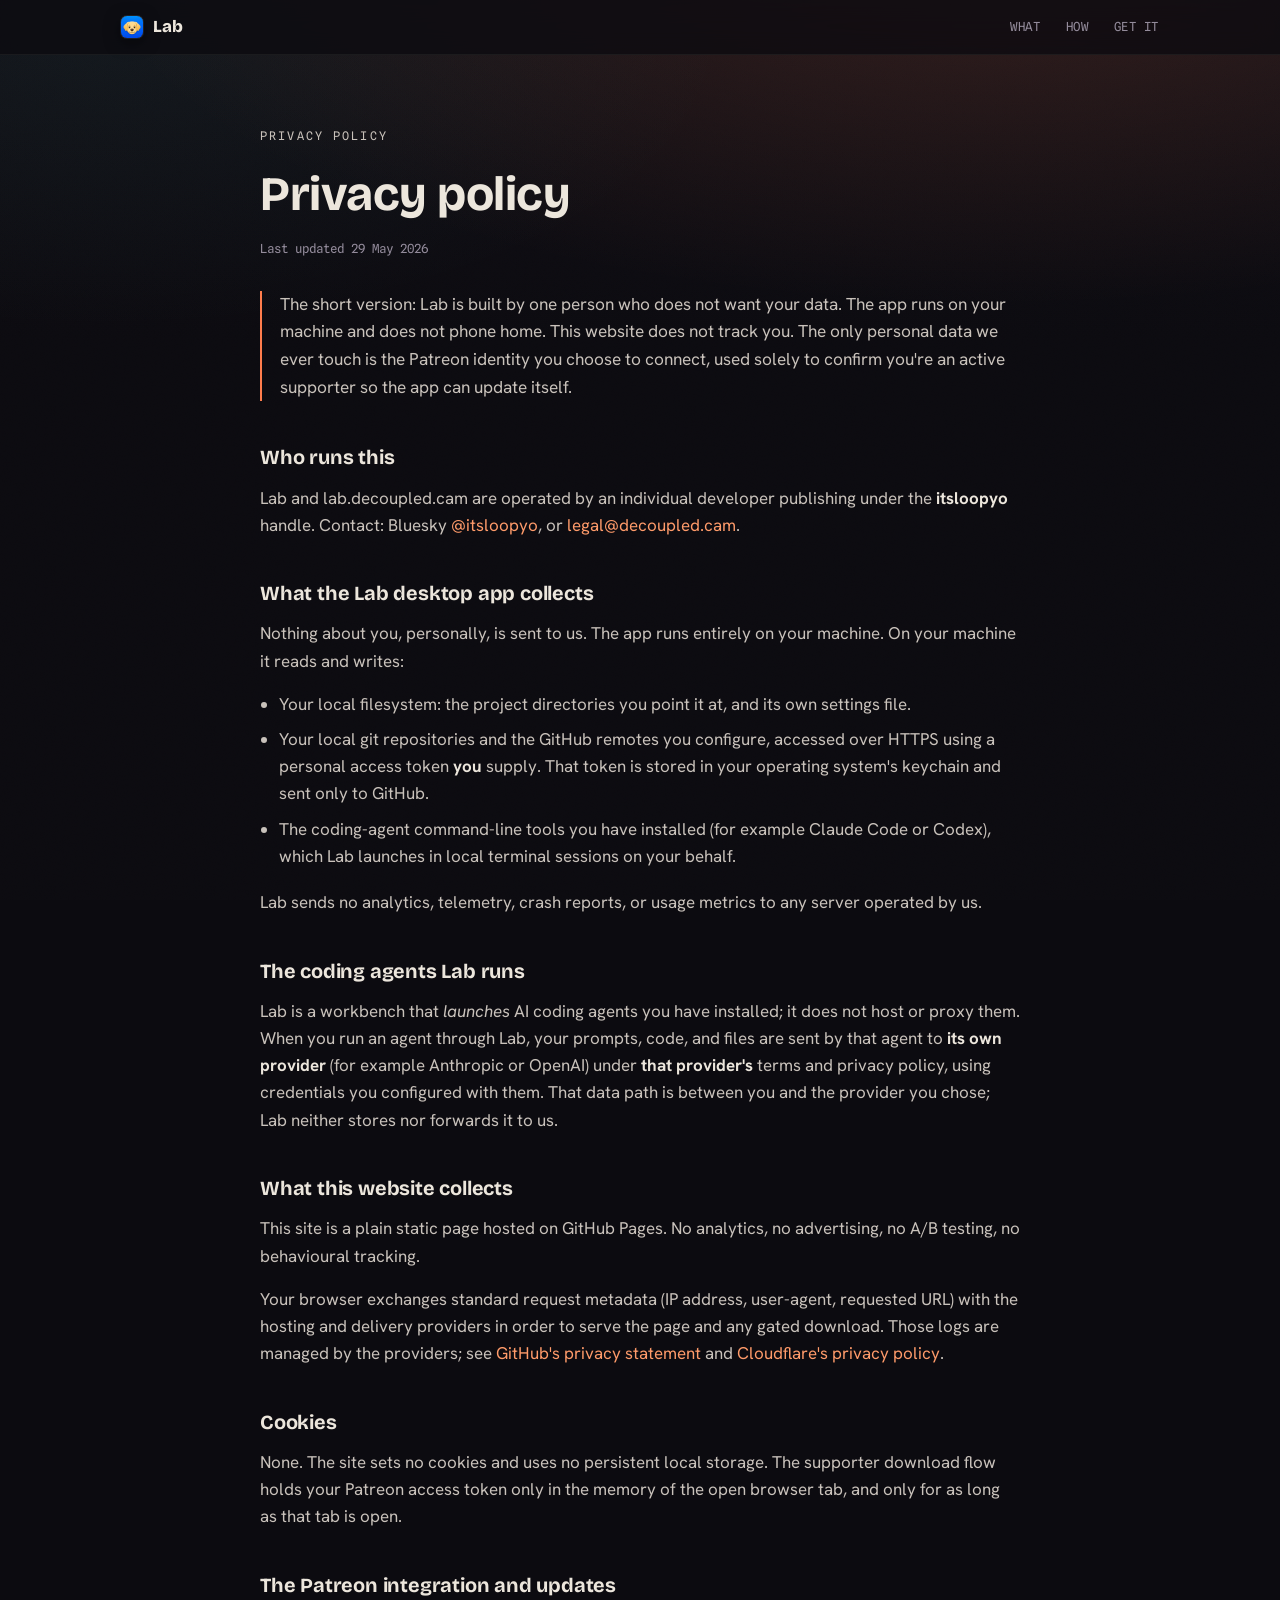
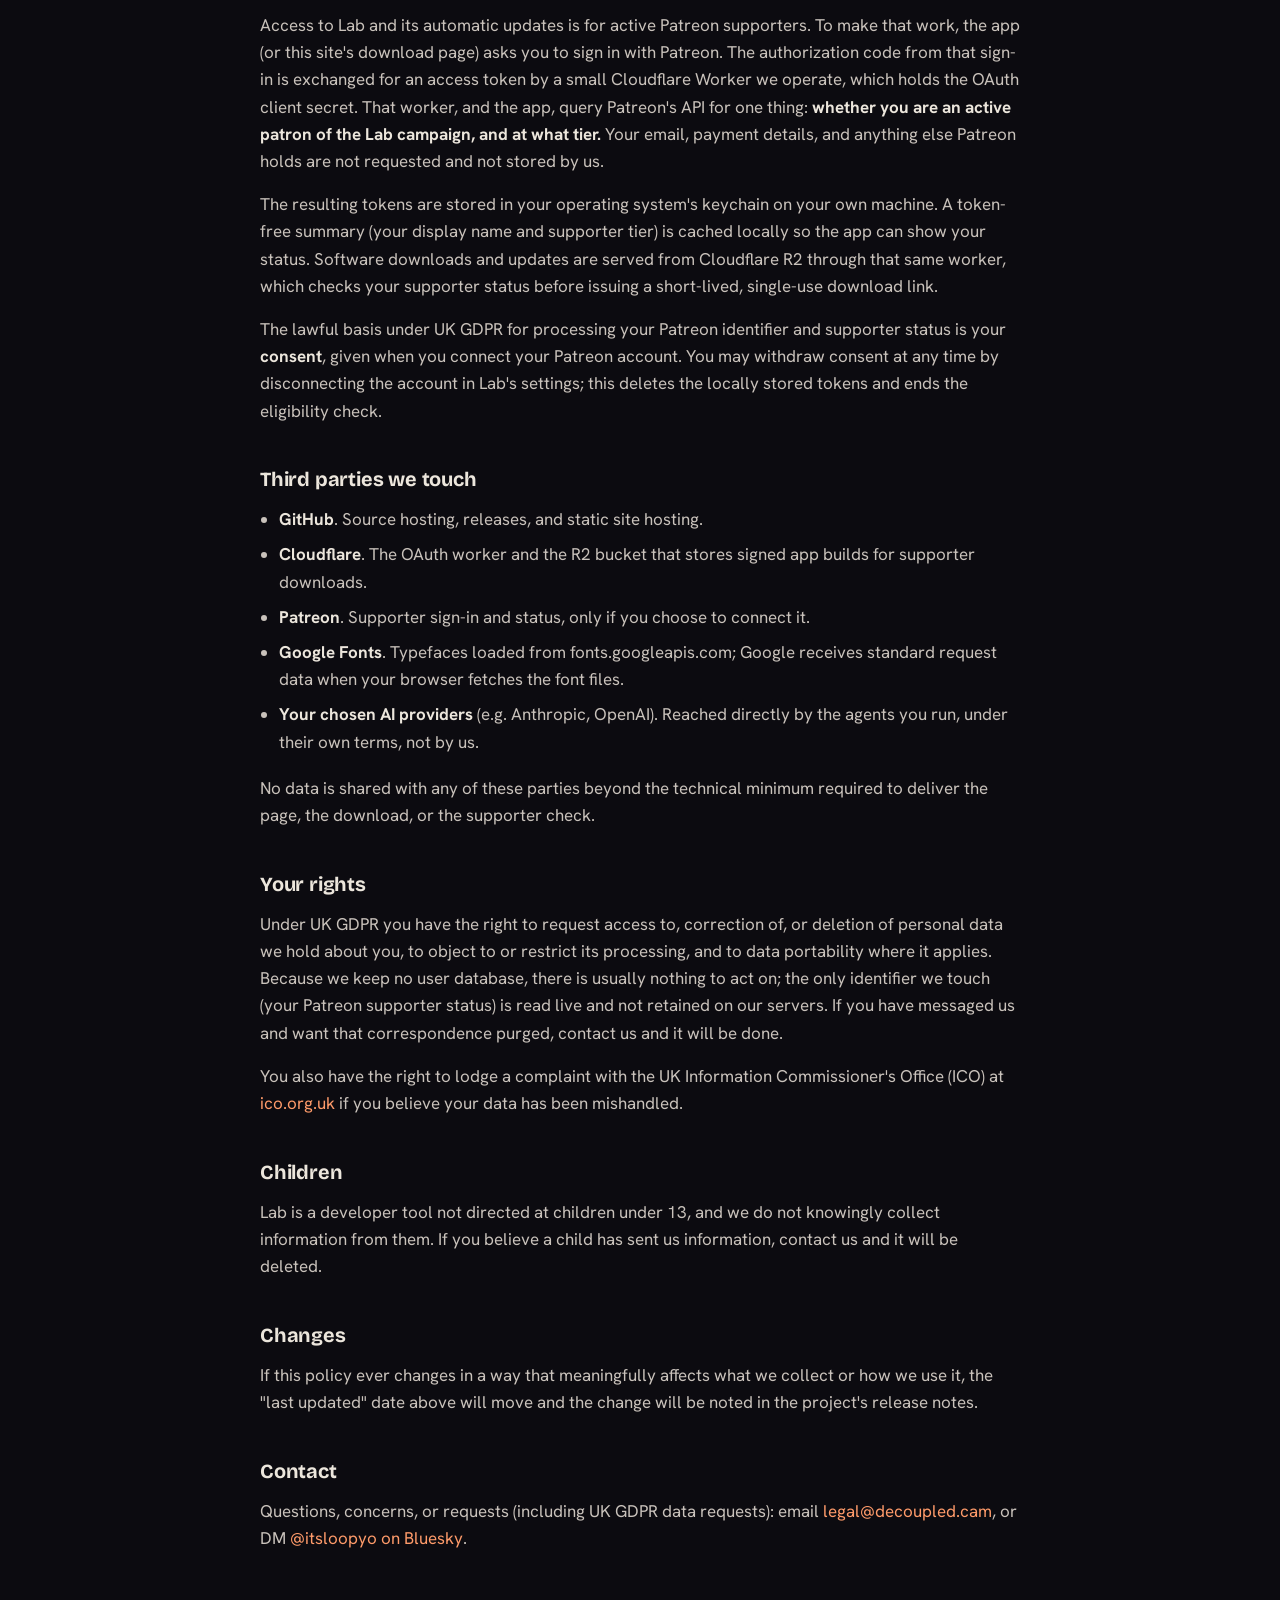
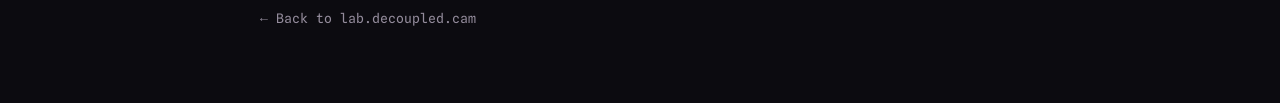
<file: privacy.html>
<!doctype html>
<html lang="en">
<head>
<meta charset="utf-8" />
<meta name="viewport" content="width=device-width,initial-scale=1" />
<title>Privacy · Lab</title>
<meta name="description" content="Lab's privacy policy. Short version: it runs on your machine and we don't collect your data." />
<meta name="theme-color" content="#0c0b10" />
<link rel="icon" type="image/png" href="favicon.png" />
<link rel="preconnect" href="https://fonts.googleapis.com" />
<link rel="preconnect" href="https://fonts.gstatic.com" crossorigin />
<link href="https://fonts.googleapis.com/css2?family=Bricolage+Grotesque:opsz,wght@12..96,600;12..96,700;12..96,800&family=Hanken+Grotesk:wght@300;400;500;600;700&family=Spline+Sans+Mono:wght@400;500;600&display=swap" rel="stylesheet" />
<link rel="stylesheet" href="styles.css" />
</head>
<body>

<header class="masthead">
  <div class="mast-row">
    <a href="index.html" class="mast-brand">
      <img src="favicon.png" alt="" width="22" height="22" />
      <span>Lab</span>
    </a>
    <nav class="mast-nav">
      <a href="index.html#what">What</a>
      <a href="index.html#how">How</a>
      <a href="index.html#get">Get it</a>
    </nav>
  </div>
</header>

<main class="legal">
  <p class="rubric">Privacy policy</p>
  <h1>Privacy policy</h1>
  <p class="stamp">Last updated 29 May 2026</p>

  <p class="summary">The short version: Lab is built by one person who does not want your data. The app runs on your machine and does not phone home. This website does not track you. The only personal data we ever touch is the Patreon identity you choose to connect, used solely to confirm you're an active supporter so the app can update itself.</p>

  <h2>Who runs this</h2>
  <p>Lab and lab.decoupled.cam are operated by an individual developer publishing under the <strong>itsloopyo</strong> handle. Contact: Bluesky <a href="https://bsky.app/profile/itsloopyo.bsky.social" target="_blank" rel="noopener">@itsloopyo</a>, or <a href="mailto:legal@decoupled.cam">legal@decoupled.cam</a>.</p>

  <h2>What the Lab desktop app collects</h2>
  <p>Nothing about you, personally, is sent to us. The app runs entirely on your machine. On your machine it reads and writes:</p>
  <ul>
    <li>Your local filesystem: the project directories you point it at, and its own settings file.</li>
    <li>Your local git repositories and the GitHub remotes you configure, accessed over HTTPS using a personal access token <strong>you</strong> supply. That token is stored in your operating system's keychain and sent only to GitHub.</li>
    <li>The coding-agent command-line tools you have installed (for example Claude Code or Codex), which Lab launches in local terminal sessions on your behalf.</li>
  </ul>
  <p>Lab sends no analytics, telemetry, crash reports, or usage metrics to any server operated by us.</p>

  <h2>The coding agents Lab runs</h2>
  <p>Lab is a workbench that <em>launches</em> AI coding agents you have installed; it does not host or proxy them. When you run an agent through Lab, your prompts, code, and files are sent by that agent to <strong>its own provider</strong> (for example Anthropic or OpenAI) under <strong>that provider's</strong> terms and privacy policy, using credentials you configured with them. That data path is between you and the provider you chose; Lab neither stores nor forwards it to us.</p>

  <h2>What this website collects</h2>
  <p>This site is a plain static page hosted on GitHub Pages. No analytics, no advertising, no A/B testing, no behavioural tracking.</p>
  <p>Your browser exchanges standard request metadata (IP address, user-agent, requested URL) with the hosting and delivery providers in order to serve the page and any gated download. Those logs are managed by the providers; see <a href="https://docs.github.com/site-policy/privacy-policies/github-general-privacy-statement" target="_blank" rel="noopener">GitHub's privacy statement</a> and <a href="https://www.cloudflare.com/privacypolicy/" target="_blank" rel="noopener">Cloudflare's privacy policy</a>.</p>

  <h2>Cookies</h2>
  <p>None. The site sets no cookies and uses no persistent local storage. The supporter download flow holds your Patreon access token only in the memory of the open browser tab, and only for as long as that tab is open.</p>

  <h2>The Patreon integration and updates</h2>
  <p>Access to Lab and its automatic updates is for active Patreon supporters. To make that work, the app (or this site's download page) asks you to sign in with Patreon. The authorization code from that sign-in is exchanged for an access token by a small Cloudflare Worker we operate, which holds the OAuth client secret. That worker, and the app, query Patreon's API for one thing: <strong>whether you are an active patron of the Lab campaign, and at what tier.</strong> Your email, payment details, and anything else Patreon holds are not requested and not stored by us.</p>
  <p>The resulting tokens are stored in your operating system's keychain on your own machine. A token-free summary (your display name and supporter tier) is cached locally so the app can show your status. Software downloads and updates are served from Cloudflare R2 through that same worker, which checks your supporter status before issuing a short-lived, single-use download link.</p>
  <p>The lawful basis under UK GDPR for processing your Patreon identifier and supporter status is your <strong>consent</strong>, given when you connect your Patreon account. You may withdraw consent at any time by disconnecting the account in Lab's settings; this deletes the locally stored tokens and ends the eligibility check.</p>

  <h2>Third parties we touch</h2>
  <ul>
    <li><strong>GitHub</strong>. Source hosting, releases, and static site hosting.</li>
    <li><strong>Cloudflare</strong>. The OAuth worker and the R2 bucket that stores signed app builds for supporter downloads.</li>
    <li><strong>Patreon</strong>. Supporter sign-in and status, only if you choose to connect it.</li>
    <li><strong>Google Fonts</strong>. Typefaces loaded from fonts.googleapis.com; Google receives standard request data when your browser fetches the font files.</li>
    <li><strong>Your chosen AI providers</strong> (e.g. Anthropic, OpenAI). Reached directly by the agents you run, under their own terms, not by us.</li>
  </ul>
  <p>No data is shared with any of these parties beyond the technical minimum required to deliver the page, the download, or the supporter check.</p>

  <h2>Your rights</h2>
  <p>Under UK GDPR you have the right to request access to, correction of, or deletion of personal data we hold about you, to object to or restrict its processing, and to data portability where it applies. Because we keep no user database, there is usually nothing to act on; the only identifier we touch (your Patreon supporter status) is read live and not retained on our servers. If you have messaged us and want that correspondence purged, contact us and it will be done.</p>
  <p>You also have the right to lodge a complaint with the UK Information Commissioner's Office (ICO) at <a href="https://ico.org.uk" target="_blank" rel="noopener">ico.org.uk</a> if you believe your data has been mishandled.</p>

  <h2>Children</h2>
  <p>Lab is a developer tool not directed at children under 13, and we do not knowingly collect information from them. If you believe a child has sent us information, contact us and it will be deleted.</p>

  <h2>Changes</h2>
  <p>If this policy ever changes in a way that meaningfully affects what we collect or how we use it, the "last updated" date above will move and the change will be noted in the project's release notes.</p>

  <h2>Contact</h2>
  <p>Questions, concerns, or requests (including UK GDPR data requests): email <a href="mailto:legal@decoupled.cam">legal@decoupled.cam</a>, or DM <a href="https://bsky.app/profile/itsloopyo.bsky.social" target="_blank" rel="noopener">@itsloopyo on Bluesky</a>.</p>

  <a class="legal-back" href="index.html">← Back to lab.decoupled.cam</a>
</main>

</body>
</html>
</file>
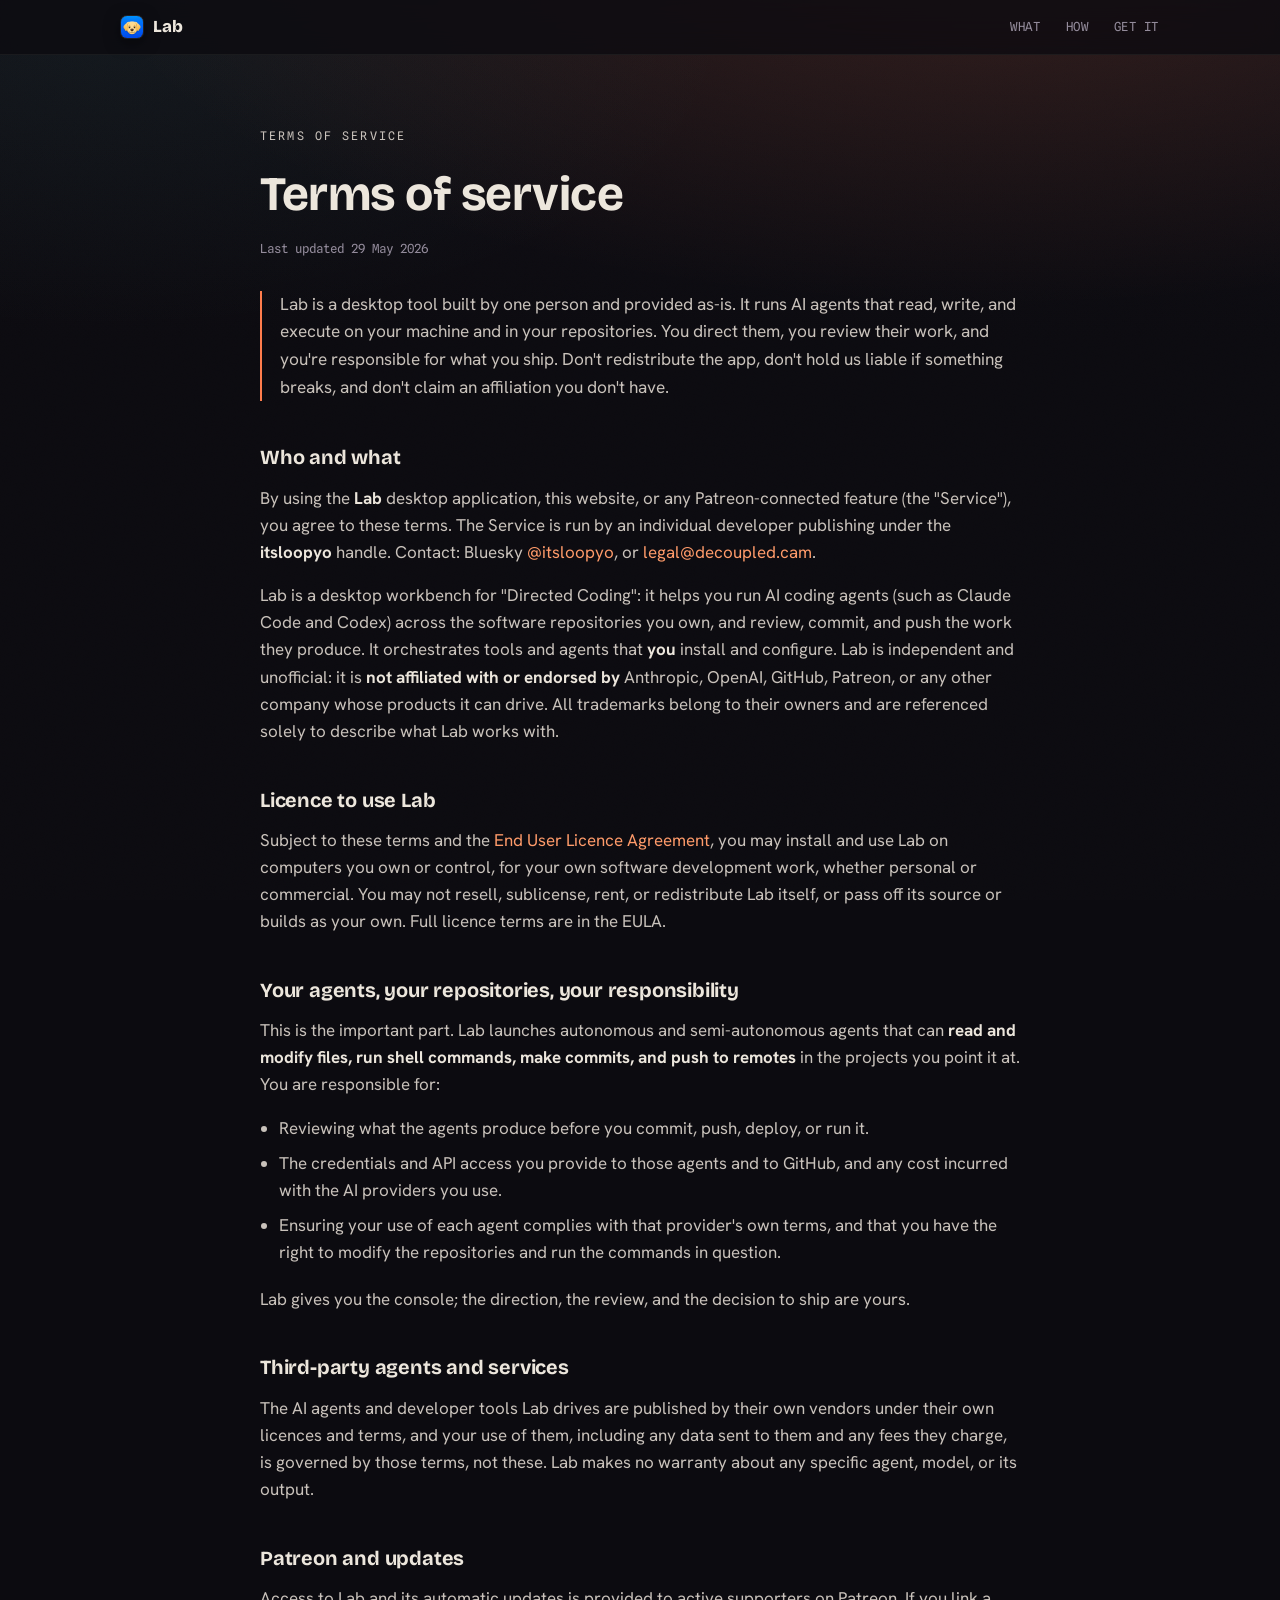
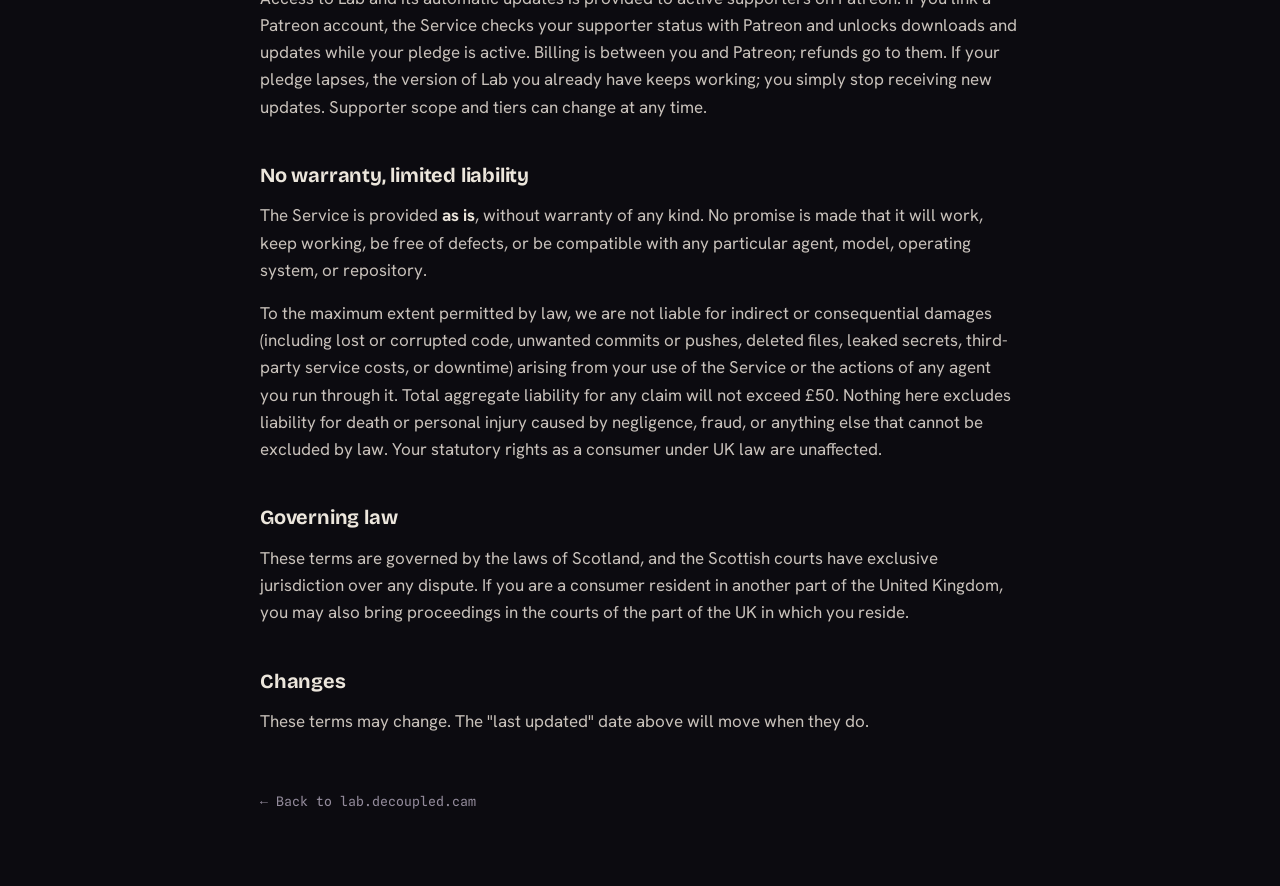
<file: terms.html>
<!doctype html>
<html lang="en">
<head>
<meta charset="utf-8" />
<meta name="viewport" content="width=device-width,initial-scale=1" />
<title>Terms · Lab</title>
<meta name="description" content="Lab's terms of service. Direct your agents responsibly; it's provided as-is." />
<meta name="theme-color" content="#0c0b10" />
<link rel="icon" type="image/png" href="favicon.png" />
<link rel="preconnect" href="https://fonts.googleapis.com" />
<link rel="preconnect" href="https://fonts.gstatic.com" crossorigin />
<link href="https://fonts.googleapis.com/css2?family=Bricolage+Grotesque:opsz,wght@12..96,600;12..96,700;12..96,800&family=Hanken+Grotesk:wght@300;400;500;600;700&family=Spline+Sans+Mono:wght@400;500;600&display=swap" rel="stylesheet" />
<link rel="stylesheet" href="styles.css" />
</head>
<body>

<header class="masthead">
  <div class="mast-row">
    <a href="index.html" class="mast-brand">
      <img src="favicon.png" alt="" width="22" height="22" />
      <span>Lab</span>
    </a>
    <nav class="mast-nav">
      <a href="index.html#what">What</a>
      <a href="index.html#how">How</a>
      <a href="index.html#get">Get it</a>
    </nav>
  </div>
</header>

<main class="legal">
  <p class="rubric">Terms of service</p>
  <h1>Terms of service</h1>
  <p class="stamp">Last updated 29 May 2026</p>

  <p class="summary">Lab is a desktop tool built by one person and provided as-is. It runs AI agents that read, write, and execute on your machine and in your repositories. You direct them, you review their work, and you're responsible for what you ship. Don't redistribute the app, don't hold us liable if something breaks, and don't claim an affiliation you don't have.</p>

  <h2>Who and what</h2>
  <p>By using the <strong>Lab</strong> desktop application, this website, or any Patreon-connected feature (the "Service"), you agree to these terms. The Service is run by an individual developer publishing under the <strong>itsloopyo</strong> handle. Contact: Bluesky <a href="https://bsky.app/profile/itsloopyo.bsky.social" target="_blank" rel="noopener">@itsloopyo</a>, or <a href="mailto:legal@decoupled.cam">legal@decoupled.cam</a>.</p>
  <p>Lab is a desktop workbench for "Directed Coding": it helps you run AI coding agents (such as Claude Code and Codex) across the software repositories you own, and review, commit, and push the work they produce. It orchestrates tools and agents that <strong>you</strong> install and configure. Lab is independent and unofficial: it is <strong>not affiliated with or endorsed by</strong> Anthropic, OpenAI, GitHub, Patreon, or any other company whose products it can drive. All trademarks belong to their owners and are referenced solely to describe what Lab works with.</p>

  <h2>Licence to use Lab</h2>
  <p>Subject to these terms and the <a href="eula.html">End User Licence Agreement</a>, you may install and use Lab on computers you own or control, for your own software development work, whether personal or commercial. You may not resell, sublicense, rent, or redistribute Lab itself, or pass off its source or builds as your own. Full licence terms are in the EULA.</p>

  <h2>Your agents, your repositories, your responsibility</h2>
  <p>This is the important part. Lab launches autonomous and semi-autonomous agents that can <strong>read and modify files, run shell commands, make commits, and push to remotes</strong> in the projects you point it at. You are responsible for:</p>
  <ul>
    <li>Reviewing what the agents produce before you commit, push, deploy, or run it.</li>
    <li>The credentials and API access you provide to those agents and to GitHub, and any cost incurred with the AI providers you use.</li>
    <li>Ensuring your use of each agent complies with that provider's own terms, and that you have the right to modify the repositories and run the commands in question.</li>
  </ul>
  <p>Lab gives you the console; the direction, the review, and the decision to ship are yours.</p>

  <h2>Third-party agents and services</h2>
  <p>The AI agents and developer tools Lab drives are published by their own vendors under their own licences and terms, and your use of them, including any data sent to them and any fees they charge, is governed by those terms, not these. Lab makes no warranty about any specific agent, model, or its output.</p>

  <h2>Patreon and updates</h2>
  <p>Access to Lab and its automatic updates is provided to active supporters on Patreon. If you link a Patreon account, the Service checks your supporter status with Patreon and unlocks downloads and updates while your pledge is active. Billing is between you and Patreon; refunds go to them. If your pledge lapses, the version of Lab you already have keeps working; you simply stop receiving new updates. Supporter scope and tiers can change at any time.</p>

  <h2>No warranty, limited liability</h2>
  <p>The Service is provided <strong>as is</strong>, without warranty of any kind. No promise is made that it will work, keep working, be free of defects, or be compatible with any particular agent, model, operating system, or repository.</p>
  <p>To the maximum extent permitted by law, we are not liable for indirect or consequential damages (including lost or corrupted code, unwanted commits or pushes, deleted files, leaked secrets, third-party service costs, or downtime) arising from your use of the Service or the actions of any agent you run through it. Total aggregate liability for any claim will not exceed £50. Nothing here excludes liability for death or personal injury caused by negligence, fraud, or anything else that cannot be excluded by law. Your statutory rights as a consumer under UK law are unaffected.</p>

  <h2>Governing law</h2>
  <p>These terms are governed by the laws of Scotland, and the Scottish courts have exclusive jurisdiction over any dispute. If you are a consumer resident in another part of the United Kingdom, you may also bring proceedings in the courts of the part of the UK in which you reside.</p>

  <h2>Changes</h2>
  <p>These terms may change. The "last updated" date above will move when they do.</p>

  <a class="legal-back" href="index.html">← Back to lab.decoupled.cam</a>
</main>

</body>
</html>
</file>
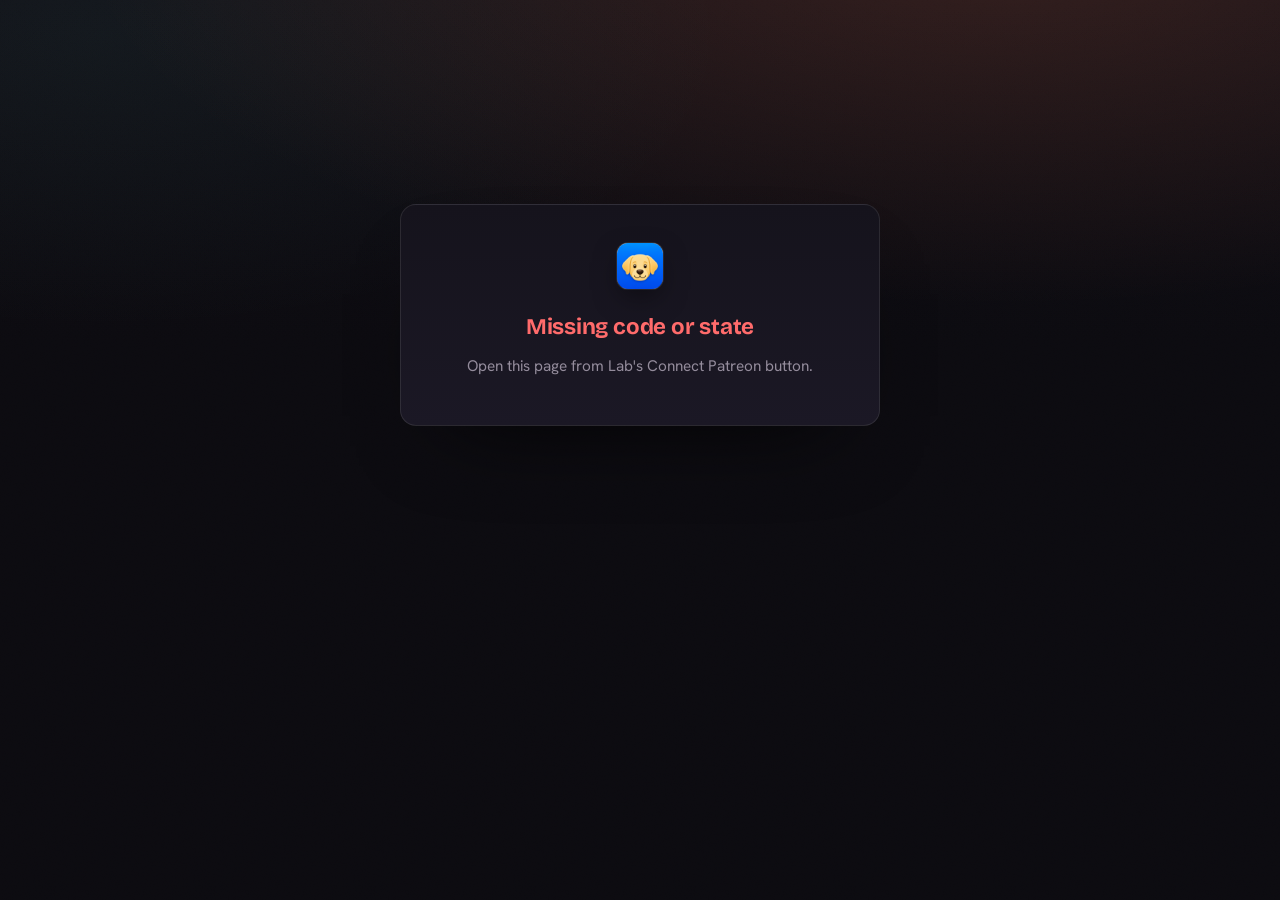
<file: patreon/callback.html>
<!doctype html>
<html lang="en">
<head>
<meta charset="utf-8" />
<meta name="viewport" content="width=device-width,initial-scale=1" />
<title>Lab · connecting to Patreon</title>
<meta name="robots" content="noindex" />
<meta name="theme-color" content="#0c0b10" />
<link rel="icon" type="image/png" href="/favicon.png" />
<link rel="preconnect" href="https://fonts.googleapis.com" />
<link rel="preconnect" href="https://fonts.gstatic.com" crossorigin />
<link href="https://fonts.googleapis.com/css2?family=Bricolage+Grotesque:opsz,wght@12..96,700;12..96,800&family=Hanken+Grotesk:wght@400;500;600&family=Spline+Sans+Mono:wght@400;500&display=swap" rel="stylesheet" />
<link rel="stylesheet" href="/styles.css" />
</head>
<body>

<main class="card-screen">
  <div class="mini-card">
    <img class="mark" src="/favicon.png" alt="" width="46" height="46" />
    <div class="spinner" id="spinner"></div>
    <h1 id="title">Returning to Lab…</h1>
    <p id="msg">Hand-off in progress. If nothing happens within a few seconds you can close this tab and try again from the app.</p>
  </div>
</main>

<script>
// OAuth redirect target for the desktop app's Patreon flow. We never see
// the access token here; we take the authorization `code` + `state`
// from Patreon's redirect and forward them into the `lab://` deep link
// so the desktop app can finish the exchange (which needs the
// client_secret held by the broker worker).
(function () {
  const params = new URLSearchParams(window.location.search);
  const code = params.get("code");
  const state = params.get("state");
  const error = params.get("error");
  const errorDescription = params.get("error_description");

  const title = document.getElementById("title");
  const msg = document.getElementById("msg");
  const spinner = document.getElementById("spinner");
  const stop = () => spinner && spinner.classList.add("hidden");

  const escapeHtml = (s) => s.replace(/[&<>"']/g, (c) =>
    ({ "&": "&amp;", "<": "&lt;", ">": "&gt;", '"': "&quot;", "'": "&#39;" })[c]);

  if (error) {
    stop();
    title.textContent = "Patreon hand-off failed";
    title.classList.add("err");
    msg.innerHTML = "Patreon returned <code>" + escapeHtml(error) + "</code>" +
      (errorDescription ? ": " + escapeHtml(errorDescription) : "") +
      ". Try again from the app.";
    return;
  }
  if (!code || !state) {
    stop();
    title.textContent = "Missing code or state";
    title.classList.add("err");
    msg.textContent = "Open this page from Lab's Connect Patreon button.";
    return;
  }

  const deepLink = "lab://patreon-callback" +
    "?code=" + encodeURIComponent(code) +
    "&state=" + encodeURIComponent(state);
  // Trigger the protocol hand-off. The link below is the manual fallback.
  window.location.replace(deepLink);

  setTimeout(function () {
    stop();
    msg.innerHTML = "If Lab didn't reopen automatically, " +
      "<a href=\"" + deepLink + "\">click here to return to the app</a>.";
  }, 1400);
})();
</script>
</body>
</html>
</file>
<file: styles.css>
/* ============================================================
   Lab: "The Director's Console"
   Warm near-black control surface, bone type, a single ember
   accent with a cool teal "live agent" tick. Built to feel like
   a director's monitor for a fleet of coding agents: precise,
   editorial, instrument-like. Deliberately not a generic dark UI.
   ============================================================ */

:root {
  --ink:        #0c0b10;
  --ink-2:      #100e15;
  --panel:      #15131c;
  --panel-2:    #1b1825;
  --bone:       #ece6dc;
  --bone-dim:   #c9c2bb;
  --muted:      #948c9c;
  --muted-2:    #6f6878;
  --line:       rgba(236, 230, 220, 0.10);
  --line-soft:  rgba(236, 230, 220, 0.06);

  --ember:      #ff7d4d;
  --ember-hi:   #ff9b6a;
  --ember-deep: #d6552a;
  --live:       #5fe3cb;   /* "agent working" pulse, used sparingly */

  --maxw: 1140px;
  --gut: clamp(1.25rem, 4vw, 3.25rem);

  --font-display: "Bricolage Grotesque", "Hanken Grotesk", sans-serif;
  --font-body: "Hanken Grotesk", system-ui, sans-serif;
  --font-mono: "Spline Sans Mono", ui-monospace, monospace;
}

/* ---------- reset ---------- */
*, *::before, *::after { box-sizing: border-box; }
html { -webkit-text-size-adjust: 100%; scroll-behavior: smooth; }
@media (prefers-reduced-motion: reduce) { html { scroll-behavior: auto; } }

body {
  margin: 0;
  font-family: var(--font-body);
  font-weight: 400;
  font-size: 17px;
  line-height: 1.6;
  color: var(--bone-dim);
  background: var(--ink);
  -webkit-font-smoothing: antialiased;
  text-rendering: optimizeLegibility;
  overflow-x: hidden;
  /* Layered atmosphere: a warm ember bloom up top, cool depth below,
     and a faint film grain over everything. */
  background-image:
    radial-gradient(120% 70% at 78% -8%, rgba(255, 125, 77, 0.16), transparent 60%),
    radial-gradient(90% 60% at 8% 4%, rgba(95, 227, 203, 0.05), transparent 55%),
    linear-gradient(180deg, var(--ink-2), var(--ink) 38%);
  background-attachment: fixed;
}

/* film grain overlay */
body::before {
  content: "";
  position: fixed; inset: 0;
  pointer-events: none;
  z-index: 1;
  opacity: 0.035;
  background-image: url("data:image/svg+xml,%3Csvg xmlns='http://www.w3.org/2000/svg' width='160' height='160'%3E%3Cfilter id='n'%3E%3CfeTurbulence type='fractalNoise' baseFrequency='0.9' numOctaves='2'/%3E%3C/filter%3E%3Crect width='100%25' height='100%25' filter='url(%23n)'/%3E%3C/svg%3E");
  mix-blend-mode: overlay;
}

h1, h2, h3 { font-family: var(--font-display); color: var(--bone); font-weight: 700; letter-spacing: -0.01em; }
a { color: var(--ember-hi); text-decoration: none; }
a:hover { color: var(--ember); }
img { max-width: 100%; display: block; }
::selection { background: var(--ember); color: #1a0c05; }

.skip-link {
  position: absolute; left: -9999px; top: 0;
  background: var(--ember); color: #1a0c05; padding: 0.6rem 1rem; z-index: 100;
  font-family: var(--font-mono); font-size: 0.8rem;
}
.skip-link:focus { left: 0.5rem; top: 0.5rem; }

/* ---------- masthead ---------- */
.masthead {
  position: sticky; top: 0; z-index: 40;
  border-bottom: 1px solid var(--line-soft);
  background: color-mix(in srgb, var(--ink) 78%, transparent);
  backdrop-filter: blur(12px) saturate(120%);
}
.mast-row {
  max-width: var(--maxw); margin: 0 auto;
  padding: 0.85rem var(--gut);
  display: flex; align-items: center; justify-content: space-between; gap: 1rem;
}
.mast-brand {
  display: flex; align-items: center; gap: 0.6rem;
  color: var(--bone); font-family: var(--font-display); font-weight: 800;
  letter-spacing: 0.02em; font-size: 1.05rem;
}
.mast-brand img { border-radius: 6px; box-shadow: 0 0 0 1px var(--line), 0 4px 16px rgba(0,0,0,0.5); }
.mast-brand span { position: relative; }
.mast-nav { display: flex; gap: 1.6rem; }
.mast-nav a {
  font-family: var(--font-mono); font-size: 0.78rem; letter-spacing: 0.04em;
  color: var(--muted); text-transform: uppercase; display: inline-flex; gap: 0.45rem; align-items: baseline;
}
.mast-nav a i { color: var(--ember); font-style: normal; opacity: 0.8; }
.mast-nav a:hover { color: var(--bone); }
@media (max-width: 620px) { .mast-nav a i { display: none; } .mast-nav { gap: 1.1rem; } }

main { position: relative; z-index: 2; }
section { max-width: var(--maxw); margin: 0 auto; padding: clamp(3.5rem, 9vw, 7rem) var(--gut); }

/* ---------- shared kickers / rubrics ---------- */
.rubric, .kicker {
  font-family: var(--font-mono); font-size: 0.74rem; letter-spacing: 0.18em;
  text-transform: uppercase; color: var(--muted);
}
.kicker { display: flex; align-items: center; gap: 0.7rem; margin: 0 0 1rem; }
.kicker .idx {
  color: var(--ember); font-weight: 600;
  border: 1px solid color-mix(in srgb, var(--ember) 40%, transparent);
  border-radius: 999px; padding: 0.1rem 0.5rem; font-size: 0.7rem;
}
.rubric .tick {
  display: inline-block; width: 7px; height: 7px; border-radius: 50%;
  background: var(--live); margin-right: 0.55rem; vertical-align: middle;
  box-shadow: 0 0 0 3px color-mix(in srgb, var(--live) 22%, transparent);
  animation: blink 2.6s ease-in-out infinite;
}
@keyframes blink { 0%,100% { opacity: 1; } 50% { opacity: 0.3; } }
@media (prefers-reduced-motion: reduce) { .rubric .tick { animation: none; } }

.section-title {
  font-size: clamp(1.7rem, 3.6vw, 2.7rem); line-height: 1.05; margin: 0.4rem 0 0;
  max-width: 18ch;
}
.sec-head { margin-bottom: clamp(2rem, 5vw, 3.5rem); }

/* ---------- hero ---------- */
.hero {
  display: grid; grid-template-columns: 1.04fr 0.96fr; gap: clamp(1.5rem, 4vw, 3.5rem);
  align-items: center; padding-top: clamp(2.5rem, 6vw, 5rem); padding-bottom: clamp(3rem, 7vw, 6rem);
}
@media (max-width: 900px) { .hero { grid-template-columns: 1fr; } .hero-stagewrap { order: -1; } }

.hero-copy .rubric { display: block; margin-bottom: 1.3rem; }
.hero-copy h1 {
  font-size: clamp(2.5rem, 6.4vw, 4.6rem); line-height: 0.98; letter-spacing: -0.025em;
  margin: 0 0 1.3rem; font-weight: 800;
}
.hero-copy h1 .accent {
  display: block;
  color: transparent; -webkit-background-clip: text; background-clip: text;
  background-image: linear-gradient(96deg, var(--ember-hi), var(--ember) 45%, var(--ember-deep));
}
.standfirst { font-size: clamp(1.02rem, 1.7vw, 1.22rem); color: var(--bone-dim); max-width: 46ch; margin: 0 0 2rem; }
.standfirst b { color: var(--bone); font-weight: 600; }

.hero-actions { display: flex; flex-wrap: wrap; gap: 0.8rem; }

.action {
  --bg: var(--ember); --fg: #1c0d04;
  display: inline-flex; align-items: center; gap: 0.5rem;
  background: var(--bg); color: var(--fg);
  font-family: var(--font-mono); font-weight: 600; font-size: 0.86rem; letter-spacing: 0.02em;
  padding: 0.78rem 1.25rem; border-radius: 10px; border: 1px solid transparent;
  transition: transform 0.15s ease, box-shadow 0.15s ease, background 0.15s ease;
  box-shadow: 0 8px 30px -10px color-mix(in srgb, var(--ember) 60%, transparent);
}
.action:hover { transform: translateY(-2px); color: #1c0d04; box-shadow: 0 14px 38px -10px color-mix(in srgb, var(--ember) 70%, transparent); }
.action.ghost, .action.plain {
  background: transparent; color: var(--bone); border-color: var(--line);
  box-shadow: none;
}
.action.ghost:hover, .action.plain:hover { border-color: color-mix(in srgb, var(--ember) 55%, transparent); color: var(--bone); transform: translateY(-2px); }

/* hero stage / canvas */
.hero-stagewrap { position: relative; }
.stage {
  position: relative; aspect-ratio: 1 / 0.92; width: 100%;
  border: 1px solid var(--line); border-radius: 16px; overflow: hidden;
  background:
    radial-gradient(120% 90% at 80% 0%, rgba(255,125,77,0.12), transparent 60%),
    linear-gradient(180deg, var(--panel-2), var(--ink-2));
  box-shadow: 0 40px 90px -40px rgba(0,0,0,0.8), inset 0 1px 0 rgba(255,255,255,0.04);
}
.stage canvas { position: absolute; inset: 0; width: 100%; height: 100%; display: block; }
.stage-frame {
  position: absolute; inset: 0; pointer-events: none; border-radius: 16px;
  box-shadow: inset 0 0 0 1px var(--line-soft), inset 0 0 80px rgba(0,0,0,0.45);
}
.stage-tag {
  position: absolute; left: 0.9rem; top: 0.85rem; z-index: 3;
  font-family: var(--font-mono); font-size: 0.66rem; letter-spacing: 0.16em; text-transform: uppercase;
  color: var(--muted); display: flex; align-items: center; gap: 0.5rem;
}
.stage-tag b { color: var(--live); font-weight: 600; }
.stage-readout {
  position: absolute; right: 0.9rem; bottom: 0.85rem; z-index: 3; text-align: right;
  font-family: var(--font-mono); font-size: 0.66rem; letter-spacing: 0.08em; color: var(--muted);
}
.stage-readout em { color: var(--ember-hi); font-style: normal; }

/* ---------- "what" section ---------- */
.prose-grid { display: grid; grid-template-columns: 1.4fr 0.9fr; gap: clamp(1.5rem, 5vw, 4rem); align-items: start; }
@media (max-width: 820px) { .prose-grid { grid-template-columns: 1fr; } }
.prose-col p { margin: 0 0 1.15rem; max-width: 60ch; }
.prose-col p b, .prose-col p strong { color: var(--bone); font-weight: 600; }

.readout {
  border: 1px solid var(--line); border-radius: 14px; padding: 1.4rem 1.5rem;
  background: linear-gradient(180deg, var(--panel), var(--panel-2));
  position: sticky; top: 5rem;
}
.readout-kicker { font-family: var(--font-mono); font-size: 0.68rem; letter-spacing: 0.18em; color: var(--ember); margin: 0 0 1rem; }
.readout dl { margin: 0; display: grid; gap: 0.1rem; }
.readout dl > div { display: flex; justify-content: space-between; gap: 1rem; padding: 0.6rem 0; border-bottom: 1px solid var(--line-soft); }
.readout dl > div:last-child { border-bottom: 0; }
.readout dt { color: var(--muted); font-size: 0.85rem; }
.readout dd { margin: 0; color: var(--bone); font-family: var(--font-mono); font-size: 0.82rem; text-align: right; }
.readout dd.hl { color: var(--ember-hi); }

/* ---------- "how": the steps ---------- */
.steps { list-style: none; margin: 0; padding: 0; display: grid; grid-template-columns: repeat(3, 1fr); gap: 1.1rem; counter-reset: step; }
@media (max-width: 820px) { .steps { grid-template-columns: 1fr; } }
.steps li {
  position: relative; border: 1px solid var(--line); border-radius: 14px;
  padding: 1.6rem 1.4rem 1.5rem;
  background: linear-gradient(180deg, var(--panel), transparent 140%);
  overflow: hidden;
}
.steps li::after {
  content: ""; position: absolute; left: 0; top: 0; height: 3px; width: 100%;
  background: linear-gradient(90deg, var(--ember), transparent);
  opacity: 0.5;
}
.step-no { font-family: var(--font-mono); font-size: 0.8rem; color: var(--ember); letter-spacing: 0.1em; }
.step-title { font-size: 1.18rem; margin: 0.7rem 0 0.5rem; }
.steps li p { margin: 0; color: var(--muted); font-size: 0.96rem; }

/* ---------- download ---------- */
.download-row { display: grid; grid-template-columns: 1.1fr 0.9fr; gap: clamp(1.5rem, 5vw, 3.5rem); align-items: start; }
@media (max-width: 820px) { .download-row { grid-template-columns: 1fr; } }
.download-text p { margin: 0 0 1rem; max-width: 52ch; }
.download-text .small { font-size: 0.9rem; color: var(--muted); }

.download-card {
  border: 1px solid var(--line); border-radius: 16px; padding: 1.6rem;
  background:
    radial-gradient(120% 80% at 100% 0%, rgba(255,125,77,0.1), transparent 60%),
    linear-gradient(180deg, var(--panel), var(--panel-2));
  box-shadow: 0 30px 70px -40px rgba(0,0,0,0.8);
}
.download-card .tiers { font-family: var(--font-mono); font-size: 0.72rem; letter-spacing: 0.14em; text-transform: uppercase; color: var(--muted); margin: 0 0 0.4rem; }
.download-card .price { font-family: var(--font-display); font-size: 1.5rem; color: var(--bone); margin: 0 0 1.1rem; }
.download-card .price b { color: var(--ember-hi); }
.download-cta { display: grid; gap: 0.7rem; margin-bottom: 1rem; }
.download-cta .action { justify-content: center; }
.platforms { display: flex; gap: 0.5rem; flex-wrap: wrap; font-family: var(--font-mono); font-size: 0.72rem; color: var(--muted); }
.platforms span { border: 1px solid var(--line); border-radius: 999px; padding: 0.25rem 0.7rem; }

.note {
  margin-top: 1.4rem; border-left: 2px solid color-mix(in srgb, var(--ember) 60%, transparent);
  padding: 0.5rem 0 0.5rem 1rem; color: var(--muted); font-size: 0.9rem;
}

/* ---------- footer ---------- */
.colophon { position: relative; z-index: 2; border-top: 1px solid var(--line); margin-top: 2rem; }
.colo-grid {
  max-width: var(--maxw); margin: 0 auto; padding: clamp(2.5rem, 6vw, 4rem) var(--gut) 1.5rem;
  display: grid; grid-template-columns: 1.6fr 1fr 1fr; gap: 2rem;
}
@media (max-width: 720px) { .colo-grid { grid-template-columns: 1fr; gap: 1.6rem; } }
.colo-label { font-family: var(--font-mono); font-size: 0.72rem; letter-spacing: 0.16em; text-transform: uppercase; color: var(--ember); margin: 0 0 0.7rem; }
.colo-cell p { margin: 0; color: var(--muted); font-size: 0.92rem; max-width: 40ch; }
.colo-cell ul { list-style: none; margin: 0; padding: 0; display: grid; gap: 0.45rem; }
.colo-cell a { color: var(--bone-dim); font-size: 0.92rem; }
.colo-cell a:hover { color: var(--ember); }
.disclaimer { max-width: var(--maxw); margin: 0 auto; padding: 0 var(--gut); color: var(--muted-2); font-size: 0.78rem; line-height: 1.6; }
.copyline {
  max-width: var(--maxw); margin: 0 auto; padding: 1.5rem var(--gut) 3rem;
  font-family: var(--font-mono); font-size: 0.76rem; color: var(--muted); display: flex; justify-content: space-between; gap: 1rem; flex-wrap: wrap;
  border-top: 1px solid var(--line-soft); margin-top: 1.5rem;
}
.copyline span { color: var(--ember); }

/* ---------- legal pages ---------- */
.legal { max-width: calc(760px + 2 * var(--gut)); margin: 0 auto; padding: clamp(2.5rem, 6vw, 4.5rem) var(--gut); }
.legal .rubric { display: block; margin-bottom: 0.6rem; }
.legal h1 { font-size: clamp(2rem, 5vw, 3rem); margin: 0 0 0.4rem; }
.legal .stamp { font-family: var(--font-mono); font-size: 0.78rem; color: var(--muted); margin: 0 0 2rem; }
.legal .summary {
  font-size: 1.08rem; color: var(--bone-dim); border-left: 2px solid var(--ember);
  padding-left: 1.1rem; margin: 0 0 2.5rem;
}
.legal h2 { font-size: 1.25rem; margin: 2.4rem 0 0.7rem; color: var(--bone); }
.legal p, .legal li { color: var(--bone-dim); }
.legal p { margin: 0 0 1rem; }
.legal ul { margin: 0 0 1.2rem; padding-left: 1.2rem; }
.legal li { margin: 0 0 0.5rem; }
.legal strong { color: var(--bone); }
.legal code { font-family: var(--font-mono); font-size: 0.86em; background: var(--panel-2); border: 1px solid var(--line); border-radius: 5px; padding: 0.1em 0.4em; color: var(--ember-hi); }
.legal-back { display: inline-block; margin-top: 2.5rem; font-family: var(--font-mono); font-size: 0.82rem; color: var(--muted); }
.legal-back:hover { color: var(--ember); }

/* ---------- small utility cards (callback / support / download flow) ---------- */
.card-screen { min-height: 70vh; display: grid; place-items: center; padding: 2rem; }
.mini-card {
  max-width: 30rem; width: 100%; text-align: center;
  border: 1px solid var(--line); border-radius: 16px; padding: 2.4rem 2rem;
  background: linear-gradient(180deg, var(--panel), var(--panel-2));
  box-shadow: 0 40px 90px -50px rgba(0,0,0,0.9);
}
.mini-card .mark { width: 46px; height: 46px; border-radius: 11px; margin: 0 auto 1.2rem; box-shadow: 0 0 0 1px var(--line), 0 10px 30px -8px rgba(0,0,0,0.7); }
.mini-card h1 { font-size: 1.4rem; margin: 0 0 0.6rem; }
.mini-card p { color: var(--muted); margin: 0 0 0.5rem; font-size: 0.96rem; }
.mini-card .err { color: #ff6b6b; }
.mini-card code { font-family: var(--font-mono); font-size: 0.82rem; color: var(--ember-hi); }
.spinner {
  width: 26px; height: 26px; margin: 0 auto 1.3rem; border-radius: 50%;
  border: 2px solid var(--line); border-top-color: var(--ember);
  animation: spin 0.8s linear infinite;
}
@keyframes spin { to { transform: rotate(360deg); } }
@media (prefers-reduced-motion: reduce) { .spinner { animation: none; } }
.dl-grid { display: grid; gap: 0.6rem; margin: 1.3rem 0 0.5rem; }
.dl-grid button {
  font-family: var(--font-mono); font-weight: 600; font-size: 0.86rem;
  background: var(--panel-2); color: var(--bone); border: 1px solid var(--line);
  border-radius: 10px; padding: 0.75rem 1rem; cursor: pointer; transition: border-color 0.15s, transform 0.15s;
}
.dl-grid button:hover { border-color: color-mix(in srgb, var(--ember) 55%, transparent); transform: translateY(-1px); }
.status-line { margin-top: 1rem; min-height: 1.4rem; font-size: 0.9rem; color: var(--muted); overflow-wrap: anywhere; }
.hidden { display: none !important; }

/* ---------- inline code in prose / features ---------- */
.prose-col code, .feature code {
  font-family: var(--font-mono); font-size: 0.86em; color: var(--ember-hi);
  background: var(--panel-2); border: 1px solid var(--line);
  border-radius: 5px; padding: 0.08em 0.38em;
}

/* ---------- manifesto / "why it exists" ---------- */
.manifesto { padding-top: clamp(2rem, 5vw, 3.5rem); padding-bottom: clamp(2rem, 5vw, 3.5rem); }
.manifesto-inner {
  border: 1px solid var(--line); border-radius: 18px;
  padding: clamp(1.8rem, 4vw, 3rem);
  background:
    radial-gradient(120% 90% at 88% -10%, rgba(255, 125, 77, 0.12), transparent 60%),
    linear-gradient(180deg, var(--panel), var(--panel-2));
  box-shadow: 0 40px 90px -50px rgba(0, 0, 0, 0.85), inset 0 1px 0 rgba(255, 255, 255, 0.04);
}
.manifesto .kicker { margin-bottom: 1.3rem; }
.manifesto-lead {
  font-size: clamp(1.04rem, 1.7vw, 1.28rem); line-height: 1.55;
  color: var(--bone-dim); max-width: 64ch; margin: 0 0 1.15rem;
}
.manifesto-lead b, .manifesto-lead strong { color: var(--bone); font-weight: 600; }
.manifesto-quote {
  margin: 1.9rem 0 0; padding: 0.2rem 0 0.2rem 1.4rem;
  border-left: 2px solid var(--ember);
}
.manifesto-quote p {
  font-family: var(--font-display); font-weight: 700; letter-spacing: -0.01em;
  font-size: clamp(1.3rem, 2.6vw, 1.95rem); line-height: 1.18; color: var(--bone); margin: 0;
}
.manifesto-quote p span { color: var(--ember-hi); }
.manifesto-quote cite {
  display: block; margin-top: 1rem; font-style: normal;
  font-family: var(--font-mono); font-size: 0.76rem; letter-spacing: 0.08em; color: var(--muted);
}

/* ---------- "inside": feature grid ---------- */
.feature-grid { display: grid; grid-template-columns: repeat(3, 1fr); gap: 1.1rem; }
@media (max-width: 900px) { .feature-grid { grid-template-columns: repeat(2, 1fr); } }
@media (max-width: 600px) { .feature-grid { grid-template-columns: 1fr; } }
.feature {
  position: relative; border: 1px solid var(--line); border-radius: 14px;
  padding: 1.5rem 1.4rem 1.45rem;
  background: linear-gradient(180deg, var(--panel), transparent 150%);
  overflow: hidden; transition: border-color 0.18s ease, transform 0.18s ease;
}
.feature::after {
  content: ""; position: absolute; left: 0; top: 0; height: 3px; width: 100%;
  background: linear-gradient(90deg, var(--ember), transparent); opacity: 0.45;
}
.feature:hover { border-color: color-mix(in srgb, var(--ember) 40%, var(--line)); transform: translateY(-2px); }
.feature-tag {
  font-family: var(--font-mono); font-size: 0.68rem; letter-spacing: 0.14em;
  text-transform: uppercase; color: var(--ember); margin: 0 0 0.7rem;
}
.feature h3 { font-size: 1.12rem; margin: 0 0 0.5rem; line-height: 1.15; }
.feature p { margin: 0; color: var(--muted); font-size: 0.94rem; line-height: 1.55; }
.feature p b, .feature p strong { color: var(--bone-dim); font-weight: 600; }
</file>
